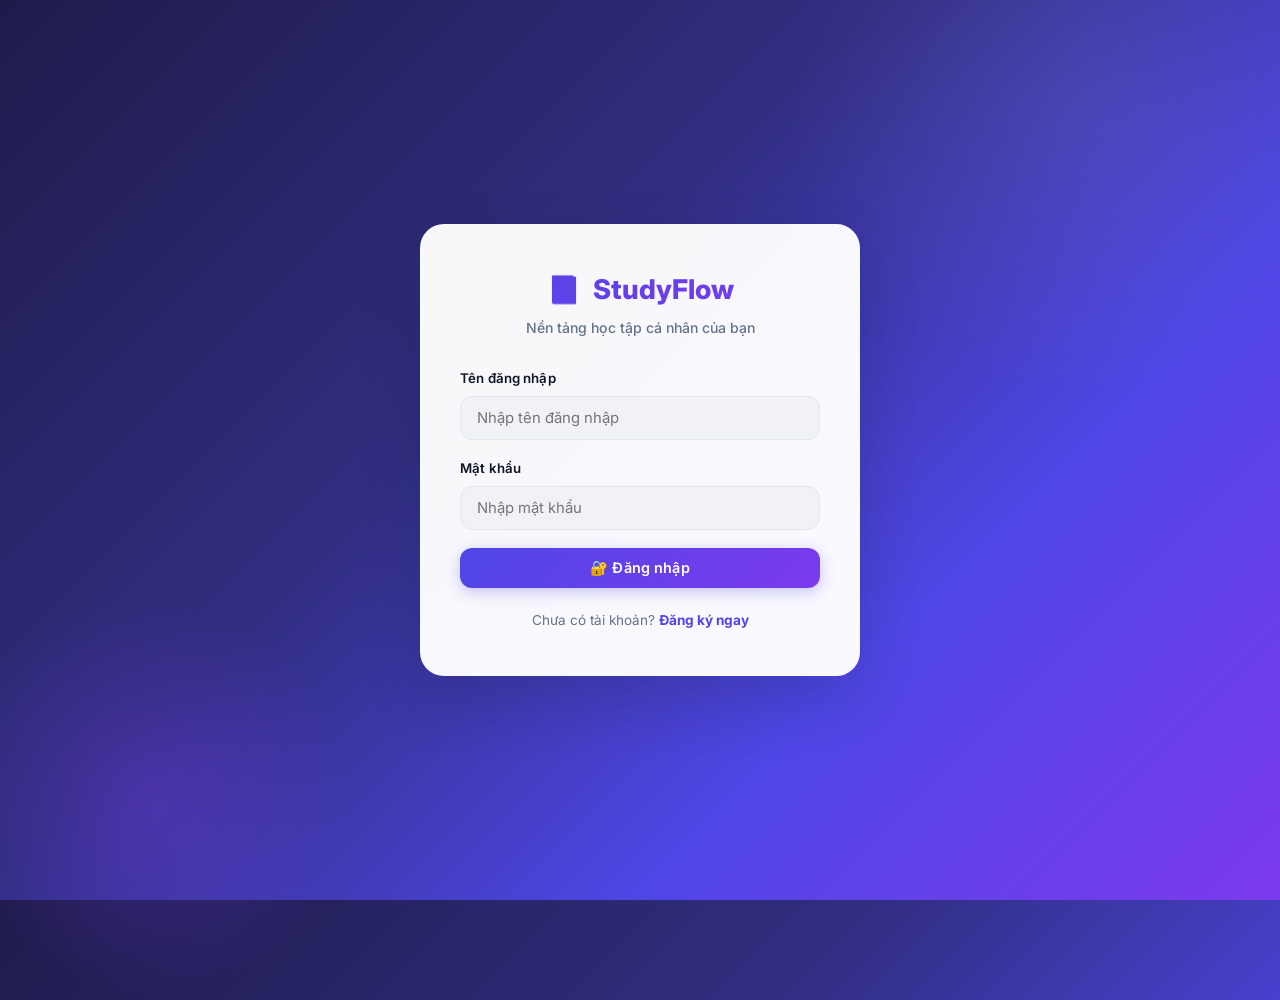
<file: index.html>
<!DOCTYPE html>
<html lang="vi">
<head>
  <meta charset="UTF-8" />
  <meta name="viewport" content="width=device-width, initial-scale=1.0" />
  <title>Dashboard – StudyFlow</title>
  <link rel="stylesheet" href="./assets/css/style.css" />
</head>
<body>
  <div class="app-shell">
    <div id="app-layout"></div>
    <main class="main-content">
      <div class="page" id="dashboardPage">
        <div class="page-header">
          <div>
            <h1 id="greetMsg">👋 Xin chào!</h1>
            <p id="greetDate"></p>
          </div>
        </div>

        <!-- Stat cards -->
        <div class="grid grid-4" id="statsRow"></div>

        <!-- Recent tasks + Upcoming deadlines -->
        <div class="grid grid-2" style="margin-top:24px">
          <div class="card">
            <div class="section-title">✅ Nhiệm vụ gần đây</div>
            <div id="recentTasks"></div>
            <a href="./tasks.html" style="display:block;text-align:center;margin-top:12px;font-size:.83rem;color:var(--primary)">Xem tất cả →</a>
          </div>
          <div class="card">
            <div class="section-title">⚠️ Sắp đến hạn</div>
            <div id="upcomingDeadlines"></div>
            <a href="./tasks.html" style="display:block;text-align:center;margin-top:12px;font-size:.83rem;color:var(--primary)">Xem tất cả →</a>
          </div>
        </div>

        <!-- Subjects quick view -->
        <div class="section-title">📚 Môn học của bạn</div>
        <div class="grid grid-4" id="dashSubjects"></div>
      </div>
    </main>
  </div>

  <script src="./assets/js/auth.js"></script>
  <script src="./assets/js/script.js"></script>
  <script>
    initAppPage("index");

    const user = getCurrentUser();
    const hour = new Date().getHours();
    const greet = hour < 12 ? "Chào buổi sáng" : hour < 18 ? "Chào buổi chiều" : "Chào buổi tối";
    document.getElementById("greetMsg").textContent = `${greet}, ${user?.fullname || user?.username}! 👋`;
    document.getElementById("greetDate").textContent = new Date().toLocaleDateString("vi-VN", { weekday:"long", day:"numeric", month:"long", year:"numeric" });

    // Stats
    const tasks = getUserData("tasks", []);
    const subjects = getUserData("subjects", []);
    const notes = getUserData("notes", []);
    const pStats = getUserData("pomodoro_stats", { sessions:0 });
    const doneTasks = tasks.filter(t => t.done).length;

    const statData = [
      { icon:"📚", label:"Môn học", num:subjects.length, bg:"#eef2ff", iconBg:"#4f46e5" },
      { icon:"✅", label:"Nhiệm vụ hoàn thành", num:`${doneTasks}/${tasks.length}`, bg:"#dcfce7", iconBg:"#16a34a" },
      { icon:"⏱️", label:"Phiên Pomodoro hôm nay", num:pStats.sessions, bg:"#fef3c7", iconBg:"#f59e0b" },
      { icon:"📝", label:"Ghi chú", num:notes.length, bg:"#e0f2fe", iconBg:"#0ea5e9" },
    ];

    document.getElementById("statsRow").innerHTML = statData.map(s => `
      <div class="card stat-card">
        <div class="stat-icon" style="background:${s.bg};color:${s.iconBg};font-size:1.4rem">${s.icon}</div>
        <div>
          <div class="num">${s.num}</div>
          <div class="label">${s.label}</div>
        </div>
      </div>`).join("");

    // Recent tasks
    const recentTasks = [...tasks].sort((a,b) => new Date(b.createdAt)-new Date(a.createdAt)).slice(0,5);
    document.getElementById("recentTasks").innerHTML = recentTasks.length
      ? recentTasks.map(t => `
        <div class="task-item" style="padding:10px 0;border:none;border-bottom:1px solid var(--border)">
          <input type="checkbox" ${t.done?"checked":""} disabled>
          <div class="task-main"><div class="task-title" style="font-size:.88rem">${escapeHtml(t.title)}</div></div>
          <span class="tag ${t.done?"tag-success":"tag-warning"}">${t.done?"Xong":"Đang làm"}</span>
        </div>`).join("")
      : `<div class="empty-state" style="padding:24px 0"><div class="e-icon">✅</div><p>Chưa có nhiệm vụ nào</p></div>`;

    // Upcoming deadlines
    const now = new Date();
    const upcoming = tasks.filter(t => !t.done && t.deadline && new Date(t.deadline) > now)
      .sort((a,b) => new Date(a.deadline)-new Date(b.deadline)).slice(0,5);
    document.getElementById("upcomingDeadlines").innerHTML = upcoming.length
      ? upcoming.map(t => `
        <div style="padding:10px 0;border-bottom:1px solid var(--border);font-size:.85rem">
          <div style="font-weight:600">${escapeHtml(t.title)}</div>
          <div style="color:var(--text-soft);font-size:.75rem;margin-top:2px">📅 ${formatDateTime(t.deadline)}</div>
        </div>`).join("")
      : `<div class="empty-state" style="padding:24px 0"><div class="e-icon">🎉</div><p>Không có deadline sắp tới</p></div>`;

    // Dashboard subjects
    const dashSubs = subjects.slice(0,4);
    document.getElementById("dashSubjects").innerHTML = dashSubs.length
      ? dashSubs.map(s => {
          const subTasks = tasks.filter(t => t.subjectId === s.id);
          const pct = subTasks.length ? Math.round(subTasks.filter(t=>t.done).length/subTasks.length*100) : 0;
          return `<a href="./subjects.html" class="card subject-card" style="border-top-color:${s.color};display:block">
            <div class="s-name">${escapeHtml(s.name)}</div>
            <div class="s-meta">${s.credits||0} tín chỉ • ${subTasks.length} nhiệm vụ</div>
            <div class="progress-bar" style="margin-top:10px"><div class="progress-fill" style="width:${pct}%;background:${s.color}"></div></div>
            <div class="s-meta" style="margin-top:6px">${pct}% hoàn thành</div>
          </a>`;
        }).join("")
      : `<div class="empty-state" style="grid-column:1/-1"><div class="e-icon">📚</div><p>Chưa có môn học nào. <a href="./subjects.html" style="color:var(--primary)">Thêm ngay →</a></p></div>`;
  </script>
</body>
</html>
</file>
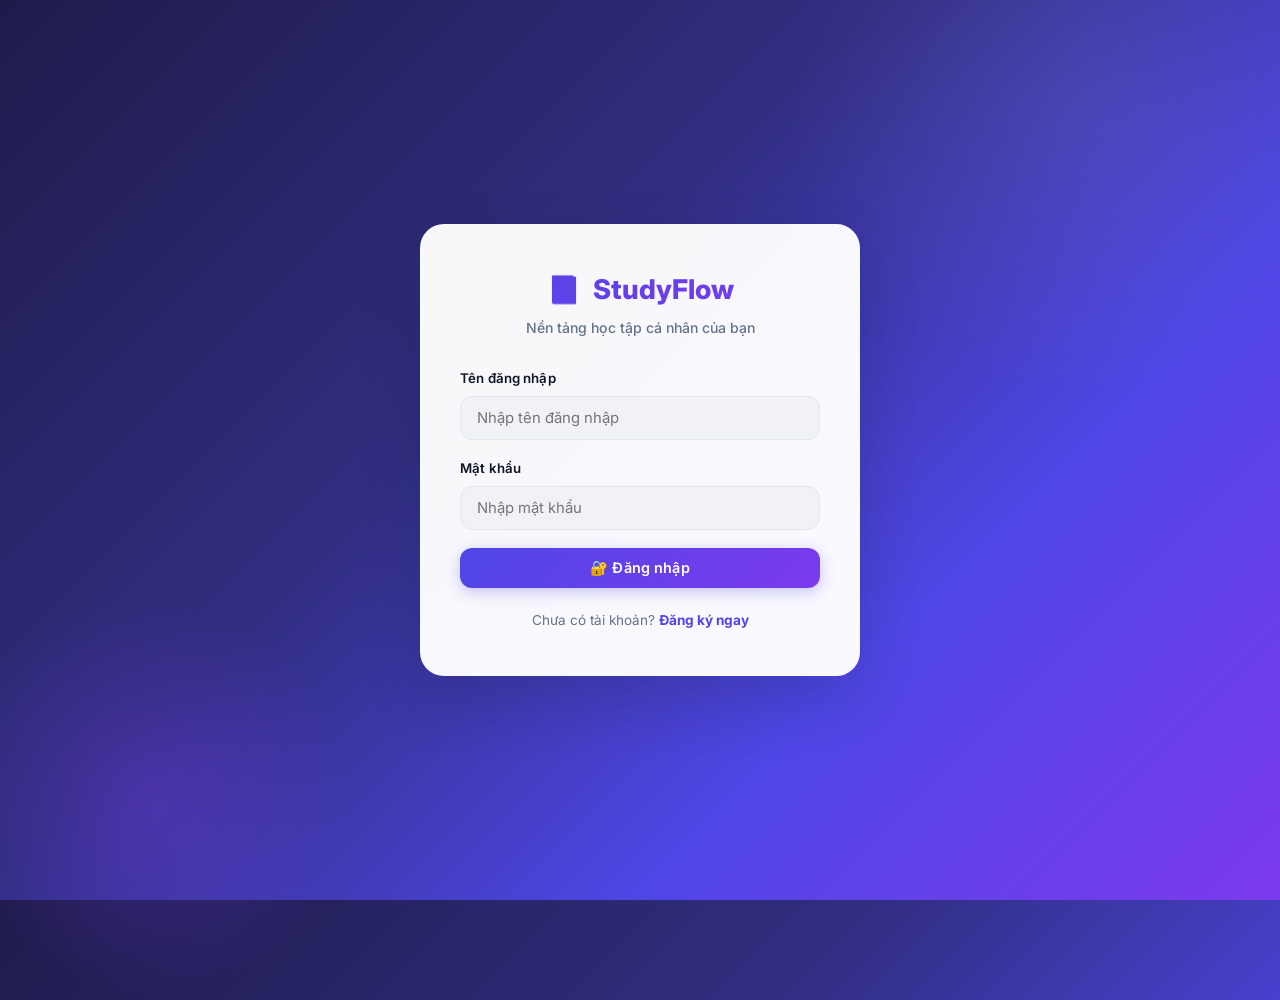
<file: calendar.html>
<!DOCTYPE html>
<html lang="vi">
<head>
  <meta charset="UTF-8" />
  <meta name="viewport" content="width=device-width, initial-scale=1.0" />
  <title>Lịch học – StudyFlow</title>
  <link rel="stylesheet" href="./assets/css/style.css" />
</head>
<body>
<div class="app-shell">
  <div id="app-layout"></div>
  <main class="main-content">
    <div class="page">
      <div class="page-header">
        <div>
          <h1>📅 Lịch học</h1>
          <p>Xem và quản lý lịch học của bạn</p>
        </div>
        <button class="btn btn-primary" id="addEventBtn">➕ Thêm sự kiện</button>
      </div>

      <!-- Month nav -->
      <div class="card">
        <div style="display:flex;align-items:center;justify-content:space-between;margin-bottom:16px">
          <button class="btn btn-outline btn-sm" id="prevMonth">‹ Trước</button>
          <h3 id="calMonthTitle" style="font-size:1.1rem;font-weight:700"></h3>
          <button class="btn btn-outline btn-sm" id="nextMonth">Sau ›</button>
        </div>
        <div class="calendar-grid" id="calGrid">
          <div class="cal-dow">CN</div><div class="cal-dow">T2</div><div class="cal-dow">T3</div>
          <div class="cal-dow">T4</div><div class="cal-dow">T5</div><div class="cal-dow">T6</div>
          <div class="cal-dow">T7</div>
        </div>
      </div>

      <!-- Upcoming events list -->
      <div class="section-title">📋 Sự kiện sắp tới</div>
      <div class="card">
        <div id="upcomingEvents"></div>
      </div>
    </div>
  </main>
</div>

<!-- Modal thêm sự kiện -->
<div class="modal-overlay" id="eventModal">
  <div class="modal">
    <div class="modal-head">
      <h3 id="eventModalTitle">Thêm sự kiện</h3>
      <button class="modal-close" onclick="closeEventModal()">✕</button>
    </div>
    <form id="eventForm">
      <input type="hidden" id="eventId">
      <div class="form-group">
        <label>Tiêu đề *</label>
        <input type="text" id="eventTitle" placeholder="VD: Thi giữa kỳ Giải tích" required>
      </div>
      <div class="form-group">
        <label>Ngày *</label>
        <input type="date" id="eventDate" required style="width:100%;border:1px solid var(--border);border-radius:10px;padding:11px 14px;background:var(--bg-soft);color:var(--text);outline:none">
      </div>
      <div class="form-group">
        <label>Thời gian</label>
        <input type="time" id="eventTime" style="width:100%;border:1px solid var(--border);border-radius:10px;padding:11px 14px;background:var(--bg-soft);color:var(--text);outline:none">
      </div>
      <div class="form-group">
        <label>Ghi chú</label>
        <input type="text" id="eventNote" placeholder="Phòng thi, địa điểm...">
      </div>
      <div class="form-group">
        <label>Màu</label>
        <select id="eventColor" class="filter-select" style="width:100%">
          <option value="#4f46e5">🔵 Tím (mặc định)</option>
          <option value="#ef4444">🔴 Đỏ (thi cử)</option>
          <option value="#16a34a">🟢 Xanh (học nhóm)</option>
          <option value="#f59e0b">🟡 Vàng (deadline)</option>
          <option value="#0ea5e9">🩵 Xanh lam (thuyết trình)</option>
        </select>
      </div>
      <div class="modal-actions">
        <button type="button" class="btn btn-outline" onclick="closeEventModal()">Hủy</button>
        <button type="submit" class="btn btn-primary" style="width:auto">💾 Lưu</button>
      </div>
    </form>
  </div>
</div>

<script src="./assets/js/auth.js"></script>
<script src="./assets/js/script.js"></script>
<script>
  initAppPage("calendar");

  let currentYear = new Date().getFullYear();
  let currentMonth = new Date().getMonth();

  function getEvents() { return getUserData("events", []); }
  function saveEvents(e) { setUserData("events", e); }

  function renderCalendar() {
    const grid = document.getElementById("calGrid");
    const title = document.getElementById("calMonthTitle");
    const events = getEvents();
    const tasks = getUserData("tasks", []);
    const today = new Date(); today.setHours(0,0,0,0);

    title.textContent = new Date(currentYear, currentMonth).toLocaleDateString("vi-VN", {month:"long",year:"numeric"});

    // Remove old cells (keep 7 dow headers)
    while (grid.children.length > 7) grid.removeChild(grid.lastChild);

    const first = new Date(currentYear, currentMonth, 1).getDay();
    const daysInMonth = new Date(currentYear, currentMonth + 1, 0).getDate();
    const prevDays = new Date(currentYear, currentMonth, 0).getDate();

    // prev month filler
    for (let i = first - 1; i >= 0; i--) {
      const cell = document.createElement("div");
      cell.className = "cal-cell other-month";
      cell.innerHTML = `<div class="cd-num">${prevDays - i}</div>`;
      grid.appendChild(cell);
    }

    for (let d = 1; d <= daysInMonth; d++) {
      const dateStr = `${currentYear}-${String(currentMonth+1).padStart(2,"0")}-${String(d).padStart(2,"0")}`;
      const cellDate = new Date(currentYear, currentMonth, d);
      const isToday = cellDate.getTime() === today.getTime();

      const dayEvents = events.filter(e => e.date === dateStr);
      const dayTaskDL = tasks.filter(t => t.deadline && t.deadline.startsWith(dateStr) && !t.done);

      const cell = document.createElement("div");
      cell.className = "cal-cell" + (isToday ? " today" : "");
      cell.innerHTML = `<div class="cd-num">${d}</div>
        ${dayEvents.map(e => `<div class="cal-event" style="background:${e.color}22;color:${e.color}" onclick="editEvent('${e.id}')" title="${escapeHtml(e.title)}">${escapeHtml(e.title)}</div>`).join("")}
        ${dayTaskDL.map(t => `<div class="cal-event" style="background:#ef444422;color:#ef4444" title="Deadline: ${escapeHtml(t.title)}">⚠️ ${escapeHtml(t.title)}</div>`).join("")}
      `;
      cell.addEventListener("click", (ev) => {
        if (ev.target.classList.contains("cal-event")) return;
        document.getElementById("eventDate").value = dateStr;
        openEventModal();
      });
      grid.appendChild(cell);
    }

    // next month filler
    const total = first + daysInMonth;
    for (let i = 1; i <= (7 - (total % 7)) % 7; i++) {
      const cell = document.createElement("div");
      cell.className = "cal-cell other-month";
      cell.innerHTML = `<div class="cd-num">${i}</div>`;
      grid.appendChild(cell);
    }

    renderUpcoming();
  }

  function renderUpcoming() {
    const events = getEvents().filter(e => new Date(e.date) >= new Date(new Date().toDateString()))
      .sort((a,b) => new Date(a.date+' '+(a.time||'00:00')) - new Date(b.date+' '+(b.time||'00:00')))
      .slice(0, 10);

    document.getElementById("upcomingEvents").innerHTML = events.length
      ? events.map(e => `
        <div style="display:flex;gap:12px;align-items:center;padding:12px 0;border-bottom:1px solid var(--border)">
          <div style="width:4px;min-height:40px;border-radius:4px;background:${e.color};flex-shrink:0"></div>
          <div style="flex:1">
            <div style="font-weight:600;font-size:.9rem">${escapeHtml(e.title)}</div>
            <div style="font-size:.78rem;color:var(--text-soft)">${formatDate(e.date)}${e.time ? " · "+e.time : ""}${e.note ? " · "+escapeHtml(e.note) : ""}</div>
          </div>
          <div style="display:flex;gap:6px">
            <button class="icon-action" onclick="editEvent('${e.id}')">✏️</button>
            <button class="icon-action" onclick="deleteEvent('${e.id}')">🗑️</button>
          </div>
        </div>`).join("")
      : `<div class="empty-state"><div class="e-icon">📅</div><h4>Không có sự kiện sắp tới</h4></div>`;
  }

  function openEventModal(event = null) {
    document.getElementById("eventModalTitle").textContent = event ? "Sửa sự kiện" : "Thêm sự kiện";
    document.getElementById("eventId").value = event?.id || "";
    if (!event) {
      document.getElementById("eventTitle").value = "";
      document.getElementById("eventTime").value = "";
      document.getElementById("eventNote").value = "";
      document.getElementById("eventColor").value = "#4f46e5";
    } else {
      document.getElementById("eventTitle").value = event.title || "";
      document.getElementById("eventDate").value = event.date || "";
      document.getElementById("eventTime").value = event.time || "";
      document.getElementById("eventNote").value = event.note || "";
      document.getElementById("eventColor").value = event.color || "#4f46e5";
    }
    document.getElementById("eventModal").classList.add("show");
  }
  function closeEventModal() { document.getElementById("eventModal").classList.remove("show"); }

  function editEvent(id) {
    const event = getEvents().find(e => e.id === id);
    if (event) openEventModal(event);
  }
  function deleteEvent(id) {
    if (!confirm("Xóa sự kiện này?")) return;
    saveEvents(getEvents().filter(e => e.id !== id));
    renderCalendar();
    showToast("Đã xóa sự kiện", "success");
  }

  document.getElementById("eventForm").addEventListener("submit", (e) => {
    e.preventDefault();
    const id = document.getElementById("eventId").value;
    const data = {
      title: document.getElementById("eventTitle").value.trim(),
      date: document.getElementById("eventDate").value,
      time: document.getElementById("eventTime").value,
      note: document.getElementById("eventNote").value.trim(),
      color: document.getElementById("eventColor").value,
    };
    if (!data.title || !data.date) return;
    let events = getEvents();
    if (id) events = events.map(ev => ev.id === id ? {...ev,...data} : ev);
    else events.push({id: uid("ev"), ...data, createdAt: new Date().toISOString()});
    saveEvents(events);
    closeEventModal();
    renderCalendar();
    showToast("Đã lưu sự kiện", "success");
  });

  document.getElementById("prevMonth").addEventListener("click", () => {
    currentMonth--; if (currentMonth < 0) { currentMonth = 11; currentYear--; } renderCalendar();
  });
  document.getElementById("nextMonth").addEventListener("click", () => {
    currentMonth++; if (currentMonth > 11) { currentMonth = 0; currentYear++; } renderCalendar();
  });
  document.getElementById("addEventBtn").addEventListener("click", () => {
    document.getElementById("eventDate").value = new Date().toISOString().slice(0,10);
    openEventModal();
  });

  renderCalendar();
</script>
</body>
</html>
</file>
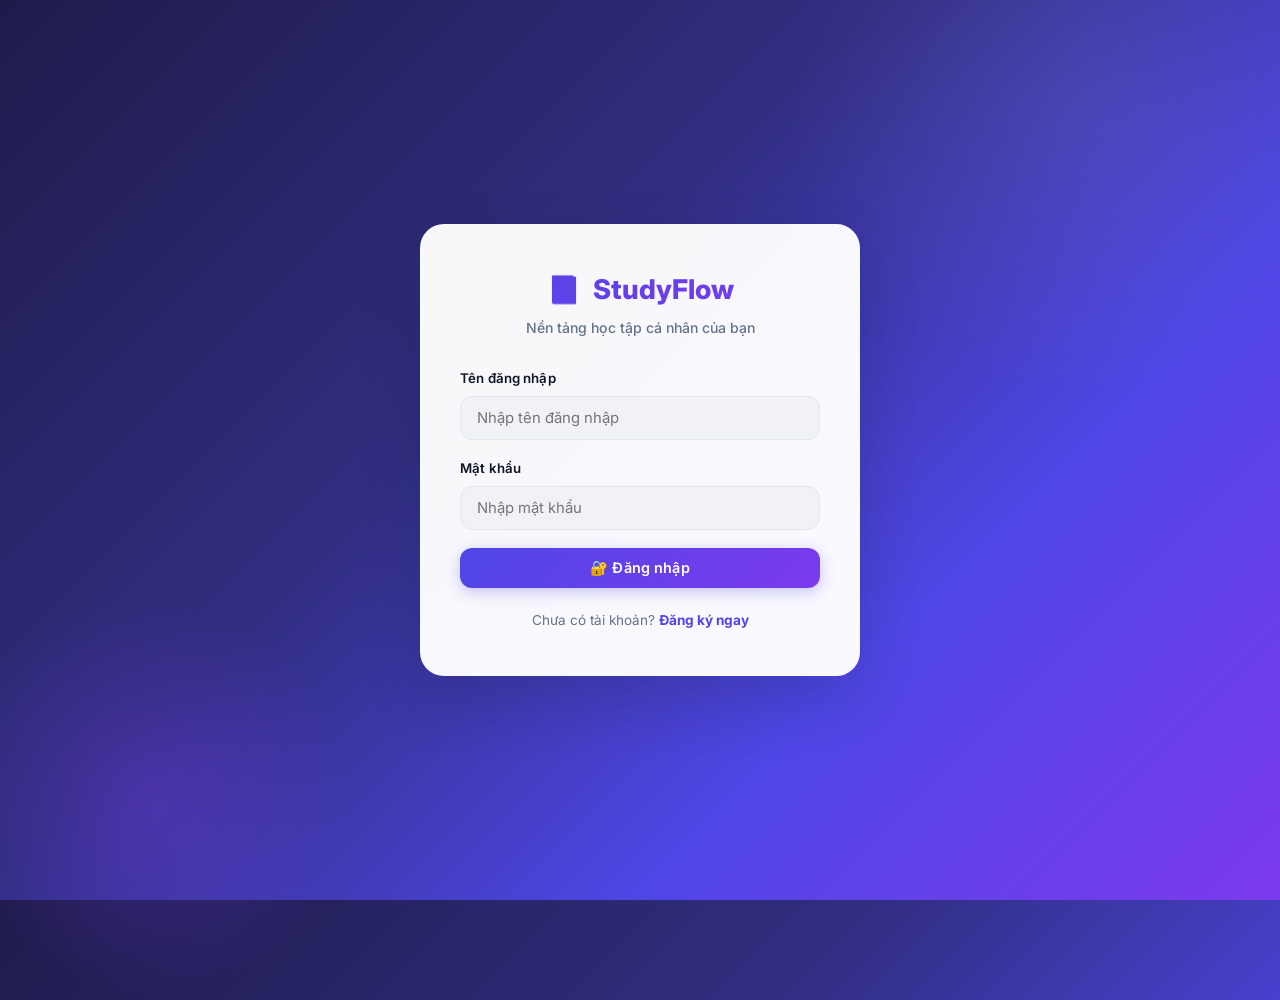
<file: grades.html>
<!DOCTYPE html>
<html lang="vi">
<head>
  <meta charset="UTF-8" />
  <meta name="viewport" content="width=device-width, initial-scale=1.0" />
  <title>Điểm số – StudyFlow</title>
  <link rel="stylesheet" href="./assets/css/style.css" />
</head>
<body>
<div class="app-shell">
  <div id="app-layout"></div>
  <main class="main-content">
    <div class="page">
      <div class="page-header">
        <div>
          <h1>🎯 Điểm số</h1>
          <p>Theo dõi điểm số và GPA của bạn</p>
        </div>
        <button class="btn btn-primary" id="addGradeBtn">➕ Thêm điểm</button>
      </div>

      <!-- GPA Summary -->
      <div class="grid grid-3" style="margin-bottom:24px">
        <div class="card stat-card">
          <div class="stat-icon" style="background:#eef2ff;color:#4f46e5;font-size:1.4rem">🏆</div>
          <div><div class="num" id="gpaValue">0.00</div><div class="label">GPA (thang 4.0)</div></div>
        </div>
        <div class="card stat-card">
          <div class="stat-icon" style="background:#dcfce7;color:#16a34a;font-size:1.4rem">📚</div>
          <div><div class="num" id="totalSubjectsGraded">0</div><div class="label">Môn đã có điểm</div></div>
        </div>
        <div class="card stat-card">
          <div class="stat-icon" style="background:#fef3c7;color:#f59e0b;font-size:1.4rem">⭐</div>
          <div><div class="num" id="gradeClassification">—</div><div class="label">Xếp loại học lực</div></div>
        </div>
      </div>

      <div class="card">
        <div class="table-wrap">
          <table>
            <thead>
              <tr>
                <th>Môn học</th>
                <th>Tín chỉ</th>
                <th>Điểm 10</th>
                <th>Điểm 4</th>
                <th>Xếp loại</th>
                <th>Thao tác</th>
              </tr>
            </thead>
            <tbody id="gradesBody"></tbody>
          </table>
        </div>
      </div>
    </div>
  </main>
</div>

<!-- Modal -->
<div class="modal-overlay" id="gradeModal">
  <div class="modal">
    <div class="modal-head">
      <h3 id="gradeModalTitle">Thêm điểm</h3>
      <button class="modal-close" onclick="closeGradeModal()">✕</button>
    </div>
    <form id="gradeForm">
      <input type="hidden" id="gradeId">
      <div class="form-group">
        <label>Môn học *</label>
        <select id="gradeSubject" class="filter-select" style="width:100%"></select>
      </div>
      <div class="form-group">
        <label>Điểm (thang 10) *</label>
        <input type="number" id="gradeScore" min="0" max="10" step="0.1" placeholder="VD: 8.5" required
          style="width:100%;border:1px solid var(--border);border-radius:10px;padding:11px 14px;background:var(--bg-soft);color:var(--text);outline:none">
      </div>
      <div class="form-hint" style="margin-bottom:16px">
        Hệ thống sẽ tự tính điểm 4.0 và xếp loại theo thang điểm chuẩn.
      </div>
      <div class="modal-actions">
        <button type="button" class="btn btn-outline" onclick="closeGradeModal()">Hủy</button>
        <button type="submit" class="btn btn-primary" style="width:auto">💾 Lưu</button>
      </div>
    </form>
  </div>
</div>

<script src="./assets/js/auth.js"></script>
<script src="./assets/js/script.js"></script>
<script src="./assets/js/subjects.js"></script>
<script src="./assets/js/grades.js"></script>
<script>
  initAppPage("grades");

  // Xếp loại học lực
  function updateClassification() {
    const gpa = parseFloat(document.getElementById("gpaValue").textContent);
    let cls = "—";
    if (gpa >= 3.6) cls = "Xuất sắc";
    else if (gpa >= 3.2) cls = "Giỏi";
    else if (gpa >= 2.5) cls = "Khá";
    else if (gpa >= 2.0) cls = "Trung bình";
    else if (gpa > 0) cls = "Yếu";
    document.getElementById("gradeClassification").textContent = cls;
  }

  const origRender = renderGrades;
  window.renderGrades = function() { origRender(); updateClassification(); };
  renderGrades();
</script>
</body>
</html>
</file>
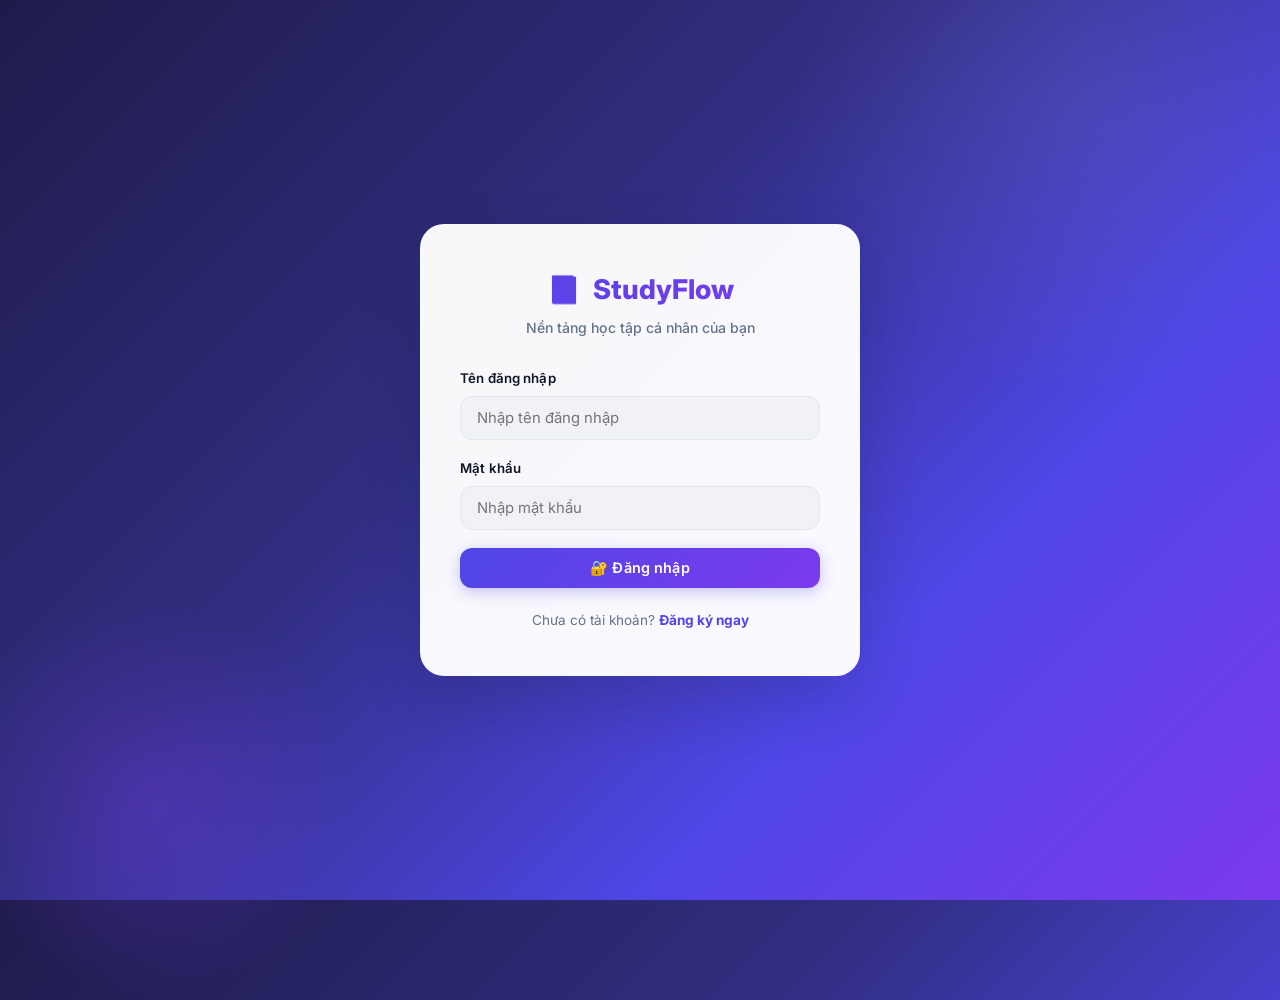
<file: login.html>
<!DOCTYPE html>
<html lang="vi">
<head>
  <meta charset="UTF-8" />
  <meta name="viewport" content="width=device-width, initial-scale=1.0" />
  <title>Đăng nhập – StudyFlow</title>
  <link rel="stylesheet" href="./assets/css/style.css" />
</head>
<body class="auth-page">
  <div class="auth-box">
    <div class="auth-logo"><span>📘</span> StudyFlow</div>
    <p class="auth-sub">Nền tảng học tập cá nhân của bạn</p>

    <div class="form-error" id="loginError"></div>

    <div class="form-group">
      <label for="username">Tên đăng nhập</label>
      <input type="text" id="username" placeholder="Nhập tên đăng nhập" autocomplete="username" />
    </div>
    <div class="form-group">
      <label for="password">Mật khẩu</label>
      <input type="password" id="password" placeholder="Nhập mật khẩu" autocomplete="current-password" />
    </div>

    <button class="btn btn-primary" id="loginBtn">🔐 Đăng nhập</button>

    <div class="auth-footer">
      Chưa có tài khoản? <a href="./register.html">Đăng ký ngay</a>
    </div>
  </div>

  <script src="./assets/js/auth.js"></script>
  <script src="./assets/js/script.js"></script>
  <script>
    // Nếu đã đăng nhập thì chuyển thẳng vào dashboard
    if (getSession() && getCurrentUser()) window.location.href = "./index.html";

    document.getElementById("loginBtn").addEventListener("click", async () => {
      const username = document.getElementById("username").value.trim();
      const password = document.getElementById("password").value;
      const errEl = document.getElementById("loginError");
      errEl.classList.remove("show");

      if (!username || !password) {
        errEl.textContent = "Vui lòng nhập tên đăng nhập và mật khẩu.";
        errEl.classList.add("show");
        return;
      }

      try {
        document.getElementById("loginBtn").textContent = "Đang đăng nhập...";
        document.getElementById("loginBtn").disabled = true;
        await loginUser(username, password);
        window.location.href = "./index.html";
      } catch (err) {
        errEl.textContent = err.message;
        errEl.classList.add("show");
        document.getElementById("loginBtn").textContent = "🔐 Đăng nhập";
        document.getElementById("loginBtn").disabled = false;
      }
    });

    // Enter key
    ["username", "password"].forEach(id => {
      document.getElementById(id).addEventListener("keydown", e => {
        if (e.key === "Enter") document.getElementById("loginBtn").click();
      });
    });
  </script>
</body>
</html>
</file>
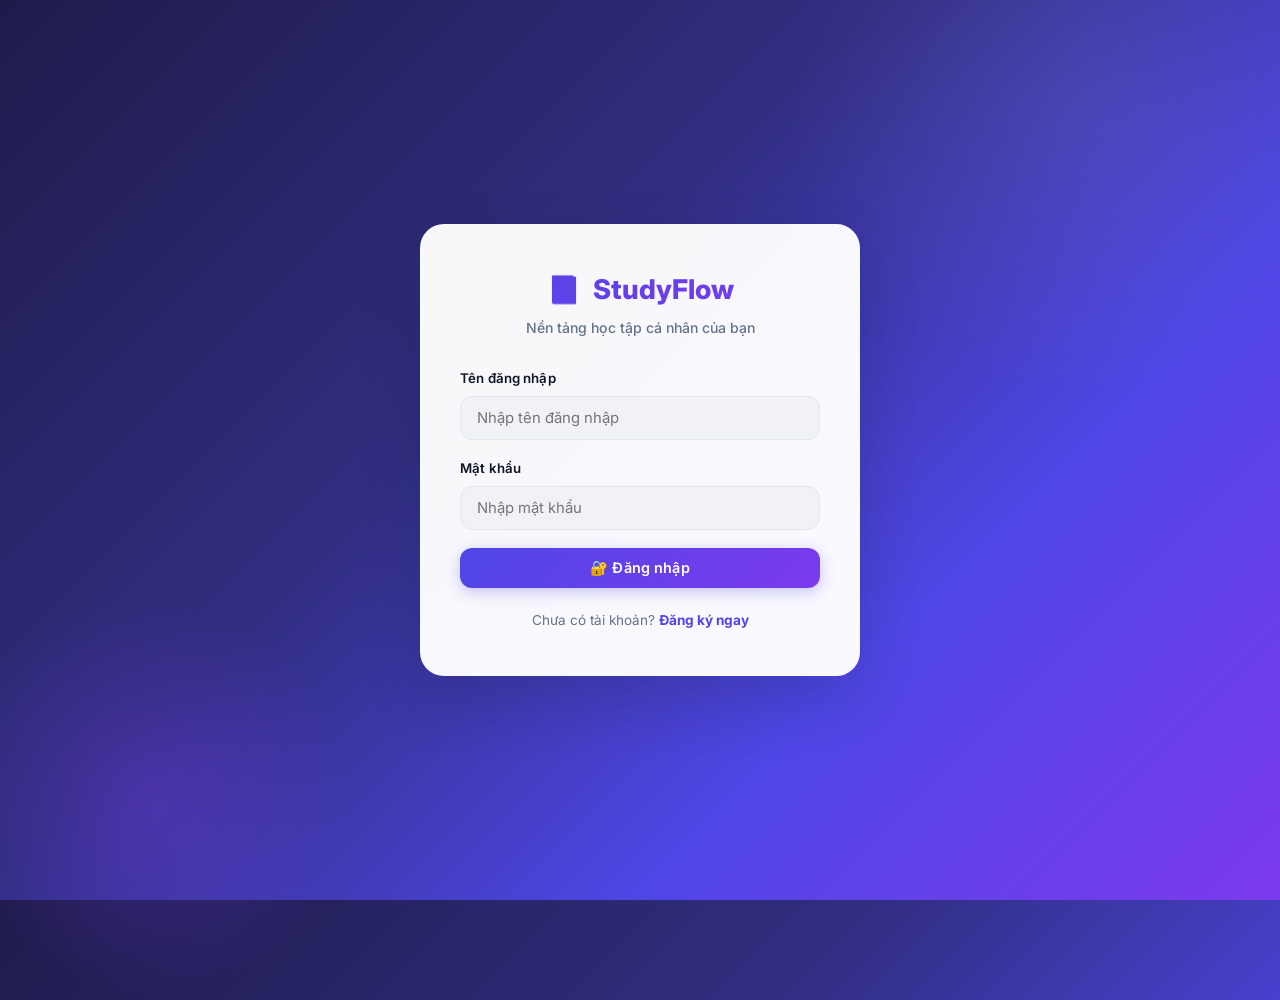
<file: notes.html>
<!DOCTYPE html>
<html lang="vi">
<head>
  <meta charset="UTF-8" />
  <meta name="viewport" content="width=device-width, initial-scale=1.0" />
  <title>Ghi chú – StudyFlow</title>
  <link rel="stylesheet" href="./assets/css/style.css" />
</head>
<body>
<div class="app-shell">
  <div id="app-layout"></div>
  <main class="main-content">
    <div class="page">
      <div class="page-header">
        <div>
          <h1>📝 Ghi chú</h1>
          <p>Ghi lại ý tưởng và kiến thức quan trọng</p>
        </div>
        <button class="btn btn-primary" id="newNoteBtn">➕ Ghi chú mới</button>
      </div>

      <div class="notes-layout">
        <!-- Danh sách ghi chú -->
        <div>
          <div id="notesList"></div>
        </div>

        <!-- Editor -->
        <div class="card" style="min-height:500px">
          <div id="noteEditorEmpty" style="display:flex;flex-direction:column;align-items:center;justify-content:center;height:400px;color:var(--text-soft)">
            <div style="font-size:3rem;margin-bottom:12px">📝</div>
            <h4 style="color:var(--text);margin-bottom:6px">Chọn ghi chú để xem</h4>
            <p style="font-size:.85rem">hoặc tạo ghi chú mới</p>
          </div>

          <div id="noteEditorForm" style="display:none">
            <div style="display:flex;justify-content:space-between;align-items:center;margin-bottom:8px">
              <span id="noteSaveStatus" style="font-size:.75rem;color:var(--text-soft)"></span>
              <button class="btn btn-danger btn-sm" id="deleteNoteBtn">🗑️ Xóa ghi chú</button>
            </div>
            <div class="note-editor">
              <input type="text" id="noteTitleInput" placeholder="Tiêu đề ghi chú..." />
              <textarea id="noteContentInput" placeholder="Nhập nội dung ghi chú tại đây...&#10;&#10;Ghi chú tự động lưu khi bạn gõ. ✓"></textarea>
            </div>
          </div>
        </div>
      </div>
    </div>
  </main>
</div>

<script src="./assets/js/auth.js"></script>
<script src="./assets/js/script.js"></script>
<script src="./assets/js/notes.js"></script>
<script>initAppPage("notes");</script>
</body>
</html>
</file>
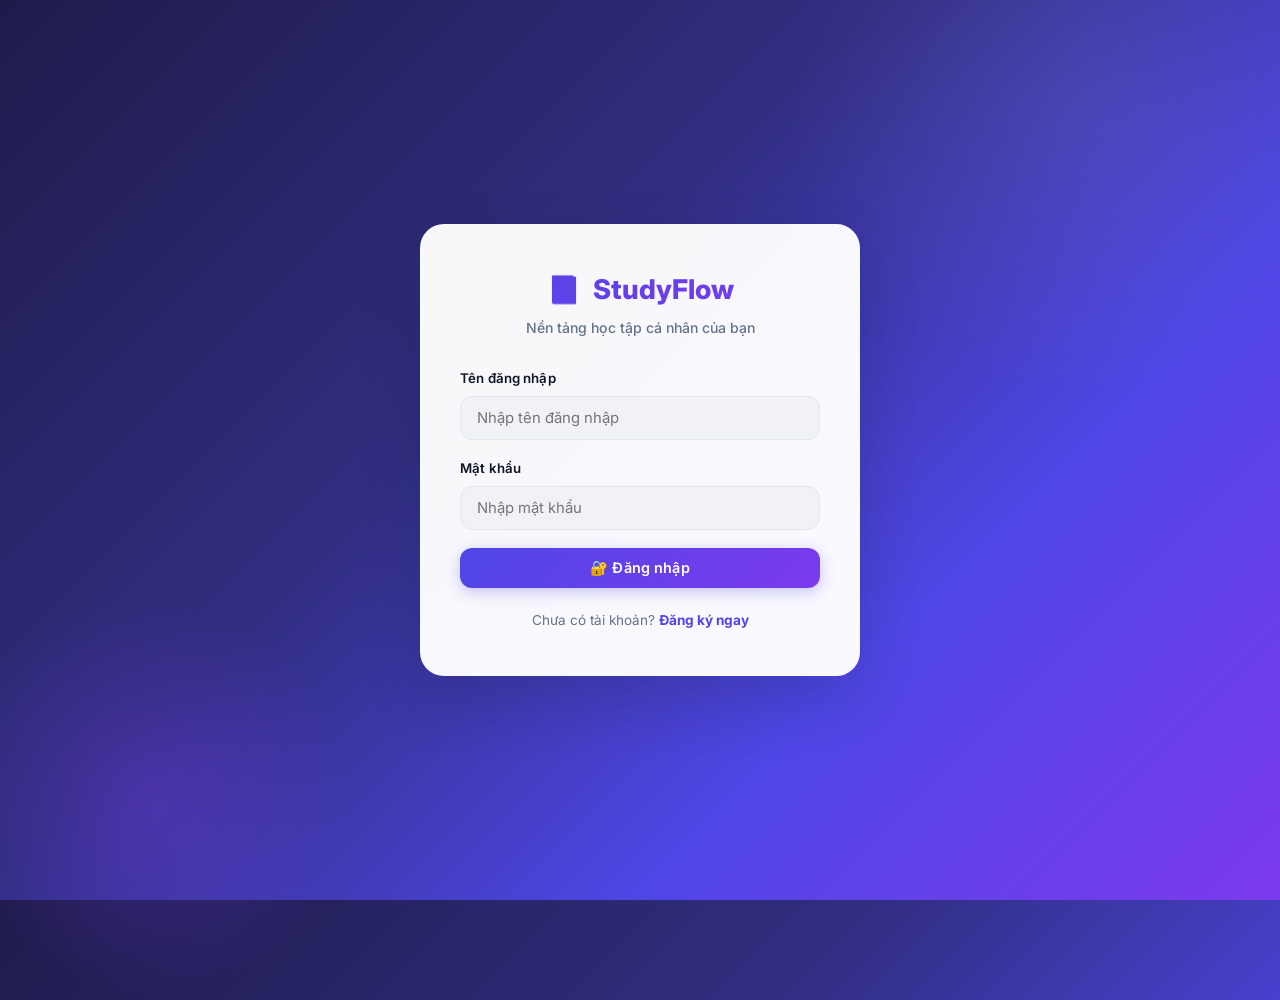
<file: profile.html>
<!DOCTYPE html>
<html lang="vi">
<head>
  <meta charset="UTF-8" />
  <meta name="viewport" content="width=device-width, initial-scale=1.0" />
  <title>Hồ sơ – StudyFlow</title>
  <link rel="stylesheet" href="./assets/css/style.css" />
</head>
<body>
<div class="app-shell">
  <div id="app-layout"></div>
  <main class="main-content">
    <div class="page">
      <div class="page-header">
        <div>
          <h1>👤 Hồ sơ cá nhân</h1>
          <p>Quản lý thông tin tài khoản của bạn</p>
        </div>
      </div>

      <div class="grid grid-2" style="align-items:start">
        <!-- Left column -->
        <div style="display:flex;flex-direction:column;gap:18px">

          <!-- Profile card -->
          <div class="card">
            <div class="profile-head">
              <div class="profile-avatar-big" id="profileAvatar">?</div>
              <div>
                <h2 id="profileFullname" style="font-size:1.2rem;font-weight:700"></h2>
                <p id="profileUsername" style="color:var(--text-soft);font-size:.85rem"></p>
                <p id="profileEmail" style="font-size:.85rem;margin-top:4px"></p>
                <p style="font-size:.78rem;color:var(--text-soft);margin-top:4px">🗓️ Tham gia: <span id="profileJoined"></span></p>
              </div>
            </div>
            <button class="btn btn-outline btn-sm" id="avatarUploadBtn" style="margin-top:16px">📷 Đổi ảnh đại diện</button>
            <input type="file" id="avatarInput" accept="image/*" style="display:none">
          </div>

          <!-- Stats -->
          <div class="card">
            <div class="section-title" style="margin-top:0">📊 Tổng quan</div>
            <div class="grid grid-2" style="gap:12px">
              <div style="text-align:center;padding:12px;background:var(--bg);border-radius:10px">
                <div style="font-size:1.4rem;font-weight:800" id="statTasksDone">0</div>
                <div style="font-size:.76rem;color:var(--text-soft)">Nhiệm vụ đã xong</div>
              </div>
              <div style="text-align:center;padding:12px;background:var(--bg);border-radius:10px">
                <div style="font-size:1.4rem;font-weight:800" id="statTotalTasks">0</div>
                <div style="font-size:.76rem;color:var(--text-soft)">Tổng nhiệm vụ</div>
              </div>
              <div style="text-align:center;padding:12px;background:var(--bg);border-radius:10px">
                <div style="font-size:1.4rem;font-weight:800" id="statGrades">0</div>
                <div style="font-size:.76rem;color:var(--text-soft)">Môn đã chấm điểm</div>
              </div>
              <div style="text-align:center;padding:12px;background:var(--bg);border-radius:10px">
                <div style="font-size:1.4rem;font-weight:800" id="statNotes">0</div>
                <div style="font-size:.76rem;color:var(--text-soft)">Ghi chú</div>
              </div>
              <div style="text-align:center;padding:12px;background:var(--bg);border-radius:10px;grid-column:1/-1">
                <div style="font-size:1.4rem;font-weight:800" id="statPomodoro">0</div>
                <div style="font-size:.76rem;color:var(--text-soft)">Phiên Pomodoro hôm nay</div>
              </div>
            </div>
          </div>
        </div>

        <!-- Right column -->
        <div style="display:flex;flex-direction:column;gap:18px">

          <!-- Edit profile -->
          <div class="card">
            <div class="section-title" style="margin-top:0">✏️ Cập nhật thông tin</div>
            <form id="profileForm">
              <div class="form-group">
                <label>Tên đăng nhập</label>
                <div id="editUsername" style="padding:11px 14px;background:var(--bg);border-radius:10px;font-size:.9rem;color:var(--text-soft)"></div>
                <div class="form-hint">Không thể thay đổi tên đăng nhập</div>
              </div>
              <div class="form-group">
                <label>Họ và tên</label>
                <input type="text" id="editFullname" placeholder="Nguyễn Văn A">
              </div>
              <div class="form-group">
                <label>Email</label>
                <input type="email" id="editEmail" placeholder="email@example.com">
              </div>
              <button type="submit" class="btn btn-primary">💾 Lưu thông tin</button>
            </form>
          </div>

          <!-- Change password -->
          <div class="card">
            <div class="section-title" style="margin-top:0">🔐 Đổi mật khẩu</div>
            <form id="passwordForm">
              <div class="form-group">
                <label>Mật khẩu hiện tại</label>
                <input type="password" id="currentPassword" placeholder="Nhập mật khẩu hiện tại">
              </div>
              <div class="form-group">
                <label>Mật khẩu mới</label>
                <input type="password" id="newPassword" placeholder="Tối thiểu 6 ký tự">
              </div>
              <div class="form-group">
                <label>Xác nhận mật khẩu mới</label>
                <input type="password" id="confirmPassword" placeholder="Nhập lại mật khẩu mới">
              </div>
              <button type="submit" class="btn btn-primary">🔒 Đổi mật khẩu</button>
            </form>
          </div>

          <!-- Settings -->
          <div class="card">
            <div class="section-title" style="margin-top:0">⚙️ Cài đặt</div>
            <div class="theme-toggle-row">
              <div>
                <div style="font-weight:600;font-size:.9rem">🌙 Chế độ tối</div>
                <div style="font-size:.78rem;color:var(--text-soft)">Bảo vệ mắt khi học đêm</div>
              </div>
              <label class="switch">
                <input type="checkbox" id="themeSwitch">
                <span class="slider"></span>
              </label>
            </div>
          </div>

          <!-- Danger zone -->
          <div class="card" style="border:1px solid var(--danger)">
            <div class="section-title" style="margin-top:0;color:var(--danger)">⚠️ Vùng nguy hiểm</div>
            <p style="font-size:.85rem;color:var(--text-soft);margin-bottom:14px">
              Xóa toàn bộ dữ liệu học tập (nhiệm vụ, môn học, điểm số, ghi chú, lịch). Tài khoản vẫn được giữ lại.
            </p>
            <button class="btn btn-danger" id="clearDataBtn">🗑️ Xóa toàn bộ dữ liệu</button>
          </div>
        </div>
      </div>
    </div>
  </main>
</div>

<script src="./assets/js/auth.js"></script>
<script src="./assets/js/script.js"></script>
<script src="./assets/js/profile.js"></script>
<script>initAppPage("profile");</script>
</body>
</html>
</file>
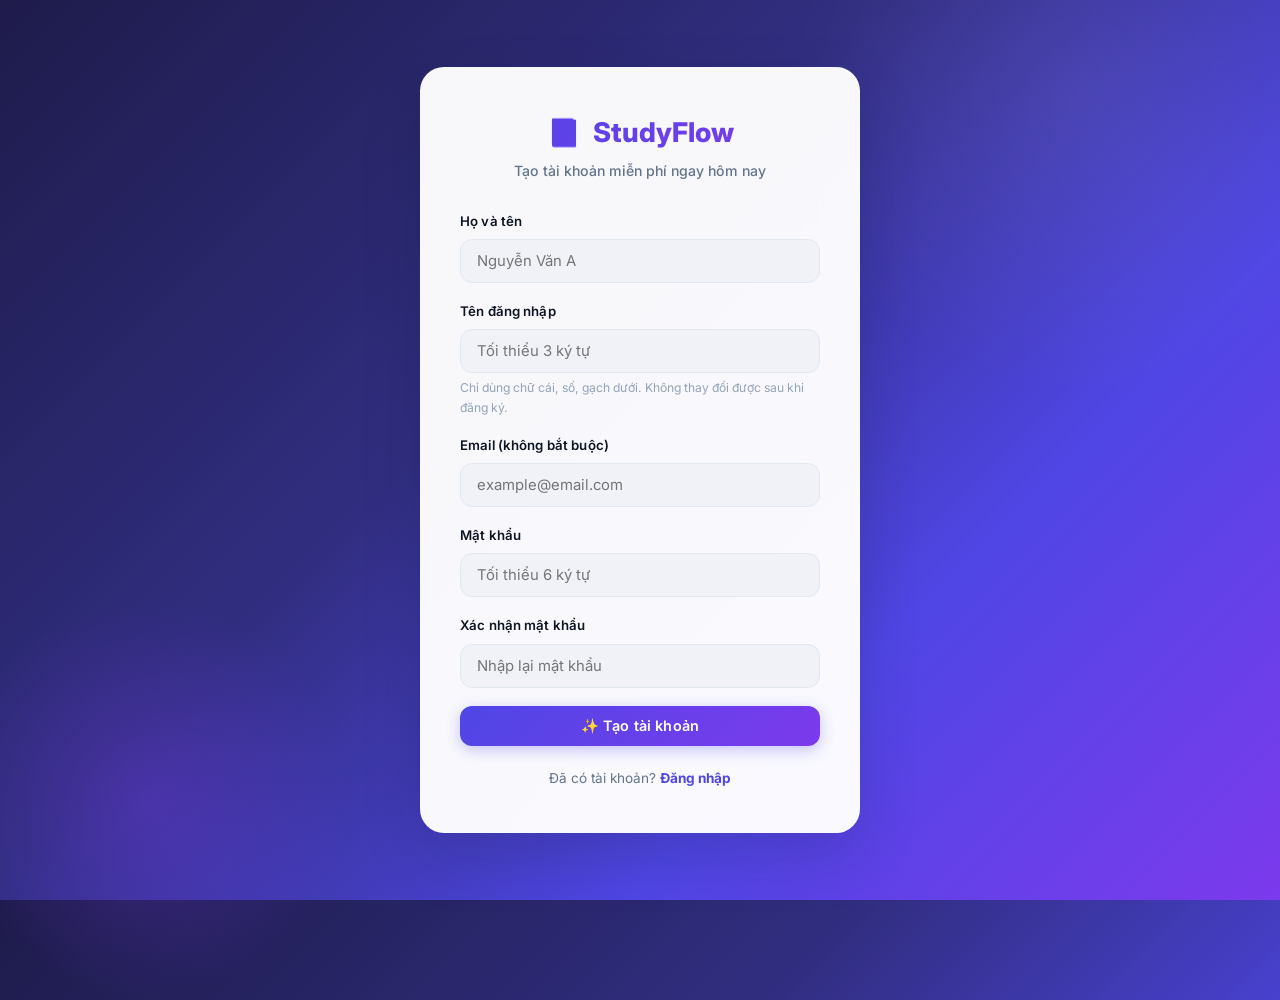
<file: register.html>
<!DOCTYPE html>
<html lang="vi">
<head>
  <meta charset="UTF-8" />
  <meta name="viewport" content="width=device-width, initial-scale=1.0" />
  <title>Đăng ký – StudyFlow</title>
  <link rel="stylesheet" href="./assets/css/style.css" />
</head>
<body class="auth-page">
  <div class="auth-box">
    <div class="auth-logo"><span>📘</span> StudyFlow</div>
    <p class="auth-sub">Tạo tài khoản miễn phí ngay hôm nay</p>

    <div class="form-error" id="regError"></div>

    <div class="form-group">
      <label for="fullname">Họ và tên</label>
      <input type="text" id="fullname" placeholder="Nguyễn Văn A" />
    </div>
    <div class="form-group">
      <label for="username">Tên đăng nhập</label>
      <input type="text" id="username" placeholder="Tối thiểu 3 ký tự" autocomplete="username" />
      <div class="form-hint">Chỉ dùng chữ cái, số, gạch dưới. Không thay đổi được sau khi đăng ký.</div>
    </div>
    <div class="form-group">
      <label for="email">Email (không bắt buộc)</label>
      <input type="email" id="email" placeholder="example@email.com" />
    </div>
    <div class="form-group">
      <label for="password">Mật khẩu</label>
      <input type="password" id="password" placeholder="Tối thiểu 6 ký tự" autocomplete="new-password" />
    </div>
    <div class="form-group">
      <label for="confirm">Xác nhận mật khẩu</label>
      <input type="password" id="confirm" placeholder="Nhập lại mật khẩu" autocomplete="new-password" />
    </div>

    <button class="btn btn-primary" id="regBtn">✨ Tạo tài khoản</button>

    <div class="auth-footer">
      Đã có tài khoản? <a href="./login.html">Đăng nhập</a>
    </div>
  </div>

  <script src="./assets/js/auth.js"></script>
  <script src="./assets/js/script.js"></script>
  <script>
    if (getSession() && getCurrentUser()) window.location.href = "./index.html";

    document.getElementById("regBtn").addEventListener("click", async () => {
      const fullname = document.getElementById("fullname").value.trim();
      const username = document.getElementById("username").value.trim();
      const email = document.getElementById("email").value.trim();
      const password = document.getElementById("password").value;
      const confirm = document.getElementById("confirm").value;
      const errEl = document.getElementById("regError");
      errEl.classList.remove("show");

      if (password !== confirm) {
        errEl.textContent = "Mật khẩu xác nhận không khớp.";
        errEl.classList.add("show");
        return;
      }

      try {
        document.getElementById("regBtn").textContent = "Đang tạo tài khoản...";
        document.getElementById("regBtn").disabled = true;
        await registerUser({ username, password, fullname, email });
        await loginUser(username, password);
        window.location.href = "./index.html";
      } catch (err) {
        errEl.textContent = err.message;
        errEl.classList.add("show");
        document.getElementById("regBtn").textContent = "✨ Tạo tài khoản";
        document.getElementById("regBtn").disabled = false;
      }
    });
  </script>
</body>
</html>
</file>
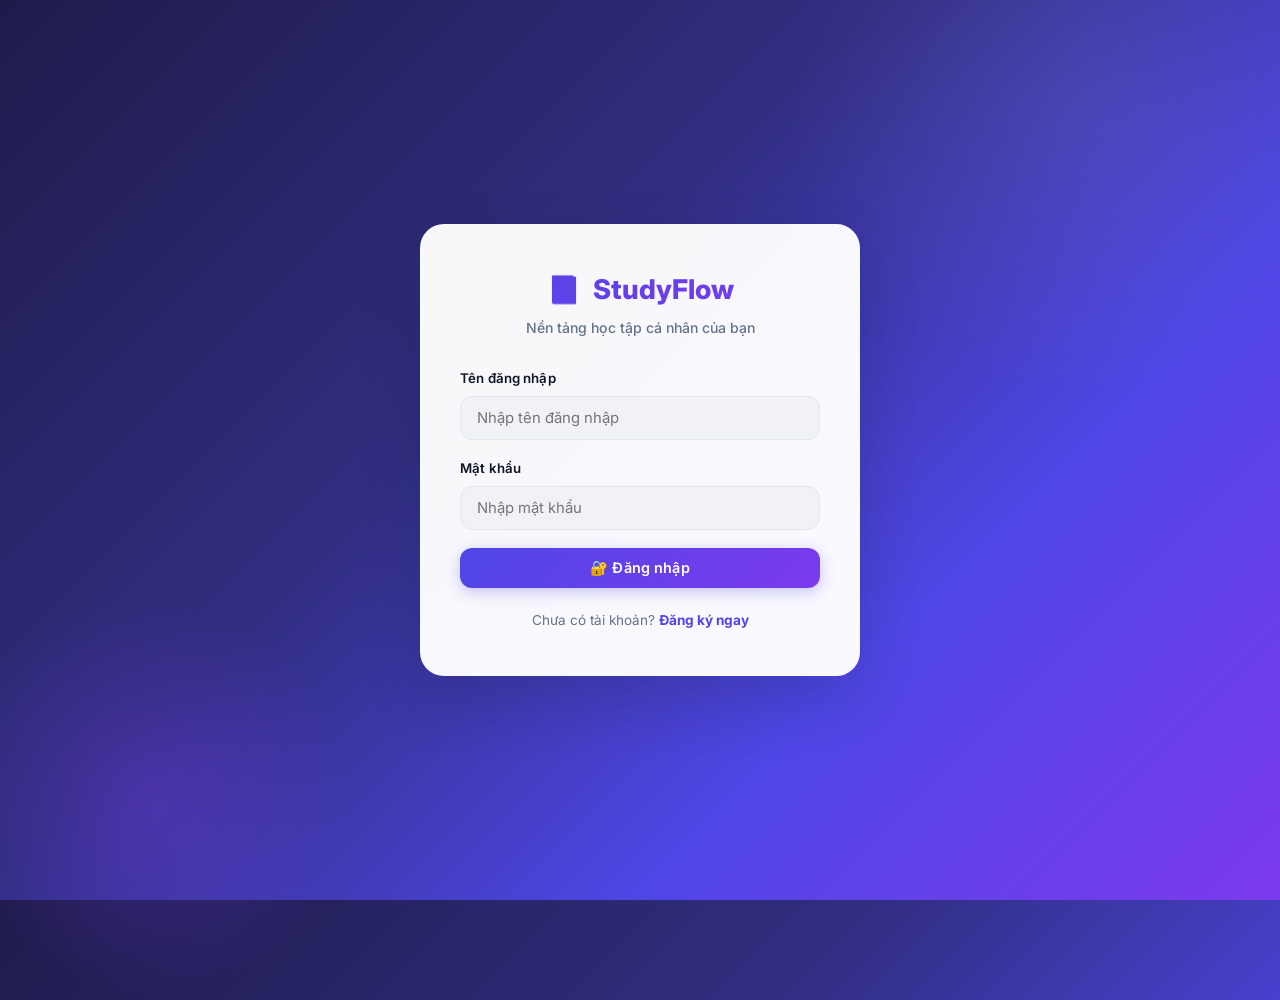
<file: subjects.html>
<!DOCTYPE html>
<html lang="vi">
<head>
  <meta charset="UTF-8" />
  <meta name="viewport" content="width=device-width, initial-scale=1.0" />
  <title>Môn học – StudyFlow</title>
  <link rel="stylesheet" href="./assets/css/style.css" />
</head>
<body>
<div class="app-shell">
  <div id="app-layout"></div>
  <main class="main-content">
    <div class="page">
      <div class="page-header">
        <div>
          <h1>📚 Môn học</h1>
          <p>Quản lý các môn học và theo dõi tiến độ</p>
        </div>
        <button class="btn btn-primary" id="addSubjectBtn">➕ Thêm môn học</button>
      </div>
      <div class="grid grid-3" id="subjectsGrid"></div>
    </div>
  </main>
</div>

<!-- Modal thêm/sửa môn học -->
<div class="modal-overlay" id="subjectModal">
  <div class="modal">
    <div class="modal-head">
      <h3 id="subjectModalTitle">Thêm môn học</h3>
      <button class="modal-close" onclick="closeSubjectModal()">✕</button>
    </div>
    <form id="subjectForm">
      <input type="hidden" id="subjectId">
      <div class="form-group">
        <label>Tên môn học *</label>
        <input type="text" id="subjectName" placeholder="VD: Giải tích 1" required>
      </div>
      <div class="form-group">
        <label>Giảng viên</label>
        <input type="text" id="subjectTeacher" placeholder="VD: TS. Nguyễn Văn A">
      </div>
      <div class="form-group">
        <label>Số tín chỉ</label>
        <input type="number" id="subjectCredits" min="1" max="10" value="3">
      </div>
      <div class="form-group">
        <label>Màu sắc</label>
        <input type="color" id="subjectColor" value="#4f46e5" style="width:60px;height:40px;padding:4px;border-radius:8px;border:1px solid var(--border)">
      </div>
      <div class="modal-actions">
        <button type="button" class="btn btn-outline" onclick="closeSubjectModal()">Hủy</button>
        <button type="submit" class="btn btn-primary" style="width:auto">💾 Lưu</button>
      </div>
    </form>
  </div>
</div>

<script src="./assets/js/auth.js"></script>
<script src="./assets/js/script.js"></script>
<script src="./assets/js/subjects.js"></script>
<script>initAppPage("subjects");</script>
</body>
</html>
</file>
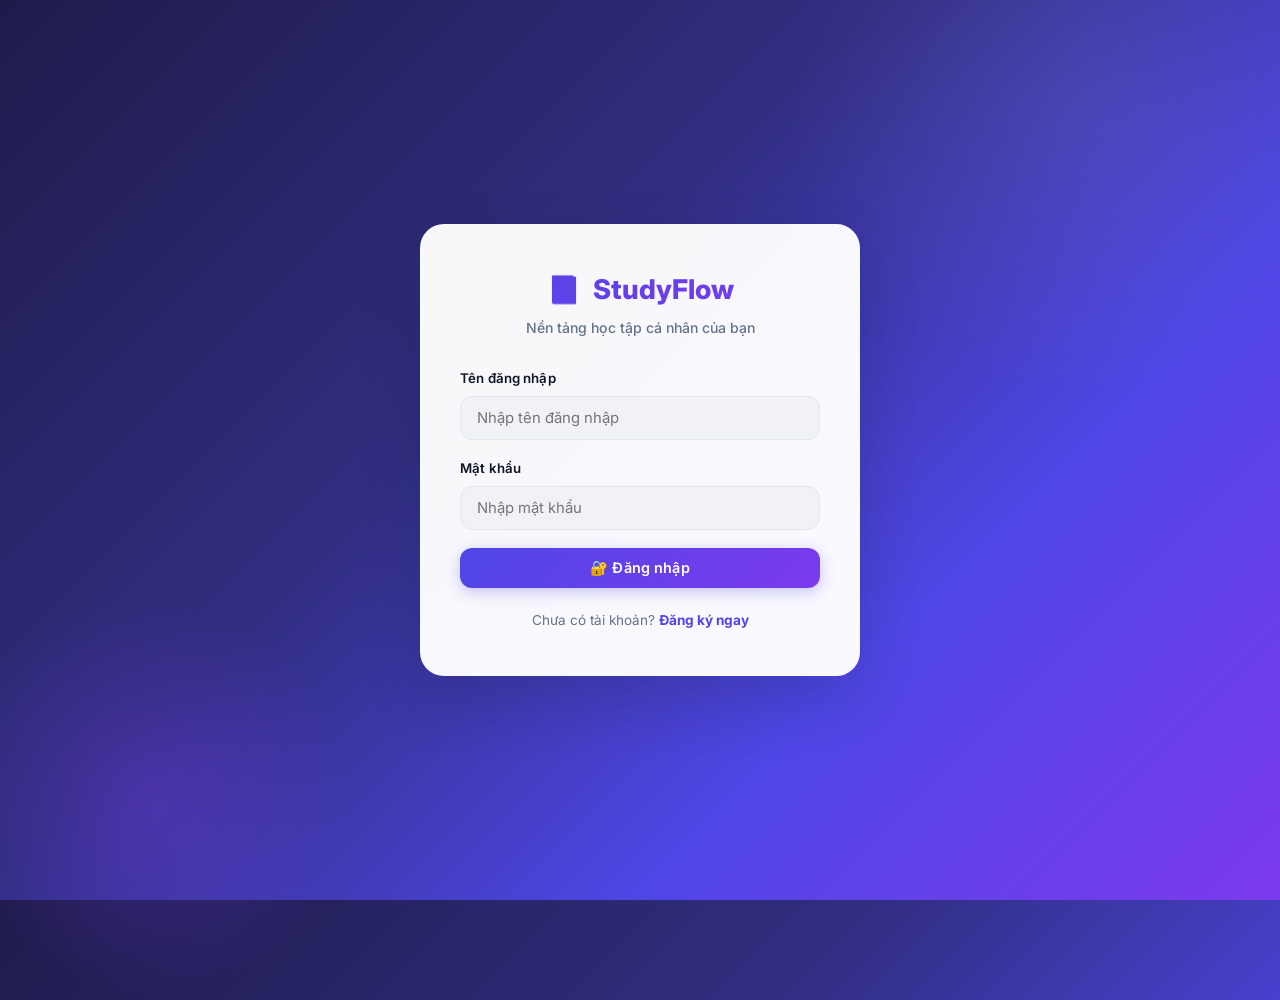
<file: tasks.html>
<!DOCTYPE html>
<html lang="vi">
<head>
  <meta charset="UTF-8" />
  <meta name="viewport" content="width=device-width, initial-scale=1.0" />
  <title>Nhiệm vụ – StudyFlow</title>
  <link rel="stylesheet" href="./assets/css/style.css" />
</head>
<body>
<div class="app-shell">
  <div id="app-layout"></div>
  <main class="main-content">
    <div class="page">
      <div class="page-header">
        <div>
          <h1>✅ Nhiệm vụ</h1>
          <p>Theo dõi và quản lý tất cả nhiệm vụ học tập</p>
        </div>
        <button class="btn btn-primary" id="addTaskBtn">➕ Thêm nhiệm vụ</button>
      </div>

      <!-- Toolbar lọc -->
      <div class="card" style="margin-bottom:18px">
        <div class="toolbar" style="flex-wrap:wrap;gap:10px">
          <input type="text" id="taskSearch" class="form-group input" placeholder="🔍 Tìm nhiệm vụ..."
            style="border:1px solid var(--border);border-radius:10px;padding:9px 14px;background:var(--bg-soft);color:var(--text);flex:1;min-width:160px">
          <select id="filterStatus" class="filter-select">
            <option value="all">Tất cả trạng thái</option>
            <option value="pending">Chưa xong</option>
            <option value="done">Đã hoàn thành</option>
          </select>
          <select id="filterPriority" class="filter-select">
            <option value="all">Tất cả ưu tiên</option>
            <option value="high">Ưu tiên cao</option>
            <option value="medium">Trung bình</option>
            <option value="low">Thấp</option>
          </select>
          <select id="filterSubject" class="filter-select"></select>
        </div>
      </div>

      <div id="taskList" class="task-list"></div>
    </div>
  </main>
</div>

<!-- Modal thêm/sửa nhiệm vụ -->
<div class="modal-overlay" id="taskModal">
  <div class="modal">
    <div class="modal-head">
      <h3 id="taskModalTitle">Thêm nhiệm vụ</h3>
      <button class="modal-close" onclick="closeTaskModal()">✕</button>
    </div>
    <form id="taskForm">
      <input type="hidden" id="taskId">
      <div class="form-group">
        <label>Tiêu đề *</label>
        <input type="text" id="taskTitle" placeholder="VD: Ôn tập chương 3" required>
      </div>
      <div class="form-group">
        <label>Mô tả</label>
        <textarea id="taskDesc" placeholder="Chi tiết nhiệm vụ..." rows="3"
          style="width:100%;border:1px solid var(--border);border-radius:10px;padding:11px 14px;background:var(--bg-soft);color:var(--text);resize:vertical;outline:none"></textarea>
      </div>
      <div class="form-group">
        <label>Môn học</label>
        <select id="taskSubject" class="filter-select" style="width:100%"></select>
      </div>
      <div class="form-group">
        <label>Ưu tiên</label>
        <select id="taskPriority" class="filter-select" style="width:100%">
          <option value="high">🔴 Cao</option>
          <option value="medium" selected>🟡 Trung bình</option>
          <option value="low">🔵 Thấp</option>
        </select>
      </div>
      <div class="form-group">
        <label>Deadline</label>
        <input type="datetime-local" id="taskDeadline"
          style="width:100%;border:1px solid var(--border);border-radius:10px;padding:11px 14px;background:var(--bg-soft);color:var(--text);outline:none">
      </div>
      <div class="modal-actions">
        <button type="button" class="btn btn-outline" onclick="closeTaskModal()">Hủy</button>
        <button type="submit" class="btn btn-primary" style="width:auto">💾 Lưu</button>
      </div>
    </form>
  </div>
</div>

<script src="./assets/js/auth.js"></script>
<script src="./assets/js/script.js"></script>
<script src="./assets/js/subjects.js"></script>
<script src="./assets/js/tasks.js"></script>
<script>initAppPage("tasks");</script>
</body>
</html>
</file>
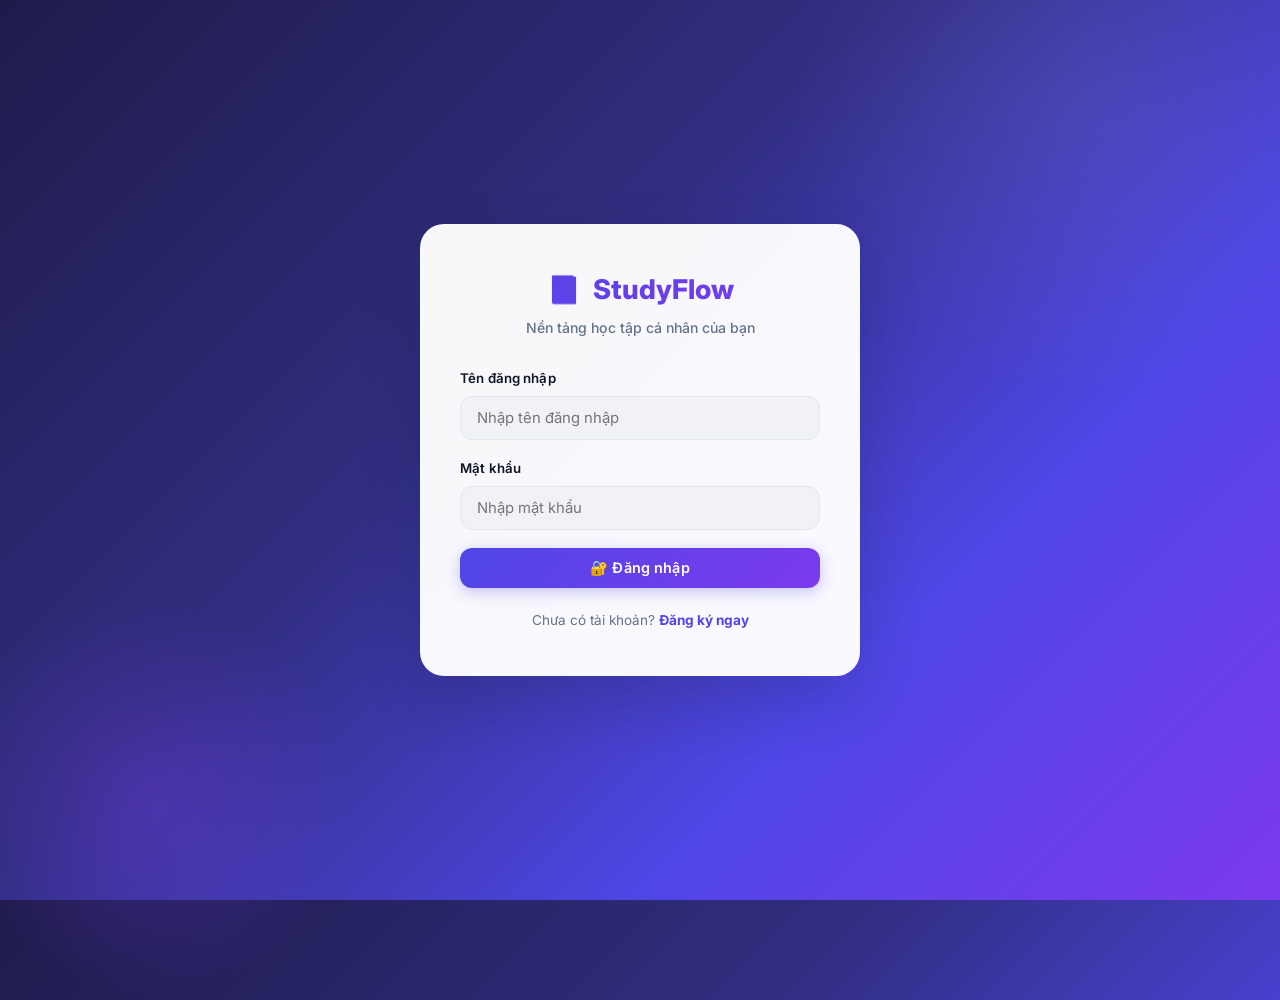
<file: timer.html>
<!DOCTYPE html>
<html lang="vi">
<head>
  <meta charset="UTF-8" />
  <meta name="viewport" content="width=device-width, initial-scale=1.0" />
  <title>Pomodoro – StudyFlow</title>
  <link rel="stylesheet" href="./assets/css/style.css" />
</head>
<body>
<div class="app-shell">
  <div id="app-layout"></div>
  <main class="main-content">
    <div class="page">
      <div class="page-header">
        <div>
          <h1>⏱️ Pomodoro Timer</h1>
          <p>Tăng hiệu suất học tập với kỹ thuật Pomodoro</p>
        </div>
      </div>

      <div class="grid grid-2" style="align-items:start">
        <!-- Timer -->
        <div class="card" style="text-align:center">
          <div class="timer-modes">
            <button class="timer-mode-btn active" data-mode="pomodoro">🍅 Tập trung (25p)</button>
            <button class="timer-mode-btn" data-mode="short">☕ Nghỉ ngắn (5p)</button>
            <button class="timer-mode-btn" data-mode="long">🛌 Nghỉ dài (15p)</button>
          </div>

          <div class="timer-wrap">
            <div class="timer-ring">
              <svg viewBox="0 0 280 280">
                <circle class="ring-bg" cx="140" cy="140" r="130" />
                <circle class="ring-progress" id="ringProgress" cx="140" cy="140" r="130"
                  stroke-dasharray="816.81" stroke-dashoffset="0" />
              </svg>
              <div class="timer-display">
                <div class="time" id="timerTime">25:00</div>
                <div class="mode" id="timerModeLabel">TẬP TRUNG</div>
              </div>
            </div>

            <div class="timer-controls">
              <button class="btn btn-primary" id="startBtn">▶️ Bắt đầu</button>
              <button class="btn btn-outline" id="resetBtn">🔄 Đặt lại</button>
            </div>
          </div>
        </div>

        <!-- Stats + Tips -->
        <div style="display:flex;flex-direction:column;gap:18px">
          <div class="card">
            <div class="section-title" style="margin-top:0">📊 Thống kê hôm nay</div>
            <div class="timer-stats">
              <div>
                <div class="ts-num" id="statSessions">0</div>
                <div class="ts-label">Phiên hoàn thành</div>
              </div>
              <div>
                <div class="ts-num" id="statMinutes">0</div>
                <div class="ts-label">Phút tập trung</div>
              </div>
            </div>
          </div>

          <div class="card">
            <div class="section-title" style="margin-top:0">💡 Kỹ thuật Pomodoro</div>
            <div style="font-size:.86rem;color:var(--text-soft);line-height:1.7">
              <p>1️⃣ Chọn nhiệm vụ cần làm</p>
              <p>2️⃣ Đặt bộ đếm <b>25 phút</b></p>
              <p>3️⃣ Làm việc cho đến khi hết giờ</p>
              <p>4️⃣ Nghỉ <b>5 phút</b></p>
              <p>5️⃣ Cứ 4 pomodoro nghỉ <b>15 phút</b></p>
            </div>
          </div>

          <div class="card">
            <div class="section-title" style="margin-top:0">🎯 Nhiệm vụ đang làm</div>
            <div id="timerTaskList" style="font-size:.86rem"></div>
            <a href="./tasks.html" style="font-size:.82rem;color:var(--primary)">Quản lý nhiệm vụ →</a>
          </div>
        </div>
      </div>
    </div>
  </main>
</div>

<script src="./assets/js/auth.js"></script>
<script src="./assets/js/script.js"></script>
<script src="./assets/js/timer.js"></script>
<script>
  initAppPage("timer");
  // Show pending tasks
  const tasks = getUserData("tasks", []).filter(t => !t.done).slice(0, 5);
  document.getElementById("timerTaskList").innerHTML = tasks.length
    ? tasks.map(t => `<div style="padding:8px 0;border-bottom:1px solid var(--border)">• ${escapeHtml(t.title)}</div>`).join("")
    : `<p style="color:var(--text-soft)">Không có nhiệm vụ đang chờ 🎉</p>`;
</script>
</body>
</html>
</file>
<file: assets/css/style.css>
/* ===========================================================
   StudyFlow - style.css  v2.0 (Redesign)
   =========================================================== */

@import url('https://fonts.googleapis.com/css2?family=Inter:wght@300;400;500;600;700;800;900&display=swap');

:root {
  --bg:          #f0f2f8;
  --bg-soft:     #ffffff;
  --card:        #ffffff;
  --text:        #0f1623;
  --text-soft:   #64748b;
  --text-muted:  #94a3b8;
  --border:      #e2e8f0;
  --primary:     #4f46e5;
  --primary-2:   #7c3aed;
  --primary-soft:#eef2ff;
  --primary-dark:#3730a3;
  --success:     #10b981;
  --warning:     #f59e0b;
  --danger:      #ef4444;
  --info:        #0ea5e9;
  --sidebar-w:   260px;
  --header-h:    68px;
  --radius:      14px;
  --radius-sm:   8px;
  --shadow-sm:   0 1px 3px rgba(15,22,36,.06), 0 1px 2px rgba(15,22,36,.04);
  --shadow:      0 4px 16px rgba(15,22,36,.07);
  --shadow-lg:   0 12px 40px rgba(15,22,36,.12);
  --shadow-xl:   0 24px 60px rgba(15,22,36,.16);
  --grad-primary: linear-gradient(135deg,#4f46e5 0%,#7c3aed 100%);
  --grad-success: linear-gradient(135deg,#10b981 0%,#059669 100%);
  --grad-warning: linear-gradient(135deg,#f59e0b 0%,#d97706 100%);
  --grad-info:    linear-gradient(135deg,#0ea5e9 0%,#0284c7 100%);
  --grad-danger:  linear-gradient(135deg,#ef4444 0%,#dc2626 100%);
}

[data-theme="dark"] {
  --bg:          #0b0e18;
  --bg-soft:     #131724;
  --card:        #181d2e;
  --text:        #e8eaf4;
  --text-soft:   #8892a4;
  --text-muted:  #556070;
  --border:      #1f2640;
  --primary:     #6366f1;
  --primary-2:   #8b5cf6;
  --primary-soft:#1a1f3a;
  --primary-dark:#818cf8;
  --shadow-sm:   0 1px 3px rgba(0,0,0,.4);
  --shadow:      0 4px 16px rgba(0,0,0,.4);
  --shadow-lg:   0 12px 40px rgba(0,0,0,.5);
}

*, *::before, *::after { box-sizing: border-box; margin: 0; padding: 0; }

html { font-size: 16px; scroll-behavior: smooth; }

body {
  font-family: 'Inter', system-ui, -apple-system, sans-serif;
  background: var(--bg);
  color: var(--text);
  min-height: 100vh;
  line-height: 1.6;
  transition: background .25s, color .25s;
  -webkit-font-smoothing: antialiased;
}

a { color: inherit; text-decoration: none; }
ul { list-style: none; }
button { font-family: inherit; cursor: pointer; transition: .15s; }
input, select, textarea { font-family: inherit; }
img { max-width: 100%; display: block; }

::-webkit-scrollbar { width: 6px; height: 6px; }
::-webkit-scrollbar-track { background: transparent; }
::-webkit-scrollbar-thumb { background: var(--border); border-radius: 6px; }

/* ─── Auth Pages ─────────────────────────────────────────── */
.auth-page {
  min-height: 100vh;
  display: flex;
  align-items: center;
  justify-content: center;
  background: linear-gradient(135deg,#1e1b4b 0%,#312e81 40%,#4f46e5 70%,#7c3aed 100%);
  padding: 20px;
  position: relative;
  overflow: hidden;
}

.auth-page::before {
  content: '';
  position: absolute;
  width: 600px; height: 600px;
  background: radial-gradient(circle, rgba(255,255,255,.06) 0%, transparent 70%);
  top: -200px; right: -100px;
  border-radius: 50%;
}
.auth-page::after {
  content: '';
  position: absolute;
  width: 400px; height: 400px;
  background: radial-gradient(circle, rgba(124,58,237,.3) 0%, transparent 70%);
  bottom: -100px; left: -50px;
  border-radius: 50%;
}

.auth-box {
  background: rgba(255,255,255,.97);
  backdrop-filter: blur(20px);
  width: 100%;
  max-width: 440px;
  border-radius: 24px;
  padding: 44px 40px;
  box-shadow: var(--shadow-xl);
  position: relative;
  z-index: 1;
}

[data-theme="dark"] .auth-box {
  background: rgba(24,29,46,.97);
}

.auth-logo {
  display: flex;
  align-items: center;
  gap: 12px;
  justify-content: center;
  margin-bottom: 6px;
  font-size: 1.7rem;
  font-weight: 800;
  background: var(--grad-primary);
  -webkit-background-clip: text;
  -webkit-text-fill-color: transparent;
  background-clip: text;
}
.auth-logo .logo-icon {
  width: 48px; height: 48px;
  background: var(--grad-primary);
  border-radius: 14px;
  display: flex; align-items: center; justify-content: center;
  font-size: 1.5rem;
  -webkit-text-fill-color: initial;
  box-shadow: 0 8px 20px rgba(79,70,229,.35);
}
.auth-sub {
  text-align: center;
  color: var(--text-soft);
  font-size: .88rem;
  margin-bottom: 28px;
  font-weight: 500;
}
.form-group { margin-bottom: 18px; }
.form-group label {
  display: block;
  font-size: .83rem;
  font-weight: 600;
  margin-bottom: 7px;
  color: var(--text);
  letter-spacing: .01em;
}
.form-group input {
  width: 100%;
  padding: 12px 16px;
  border: 1.5px solid var(--border);
  border-radius: 12px;
  background: var(--bg);
  color: var(--text);
  font-size: .93rem;
  outline: none;
  transition: border-color .2s, box-shadow .2s;
}
.form-group input:focus {
  border-color: var(--primary);
  box-shadow: 0 0 0 4px rgba(79,70,229,.12);
}
.form-hint { font-size: .76rem; color: var(--text-muted); margin-top: 5px; }
.form-error {
  background: #fff1f2;
  border: 1px solid #fecdd3;
  color: #be123c;
  padding: 11px 14px;
  border-radius: 10px;
  font-size: .84rem;
  margin-bottom: 16px;
  display: none;
  align-items: center;
  gap: 8px;
}
[data-theme="dark"] .form-error { background: #3f0f1a; border-color: #7f1d1d; color: #fca5a5; }
.form-error.show { display: flex; }
.form-error::before { content: '⚠️'; }

/* ─── Buttons ─────────────────────────────────────────────── */
.btn {
  display: inline-flex;
  align-items: center;
  justify-content: center;
  gap: 7px;
  padding: 11px 20px;
  border: none;
  border-radius: 12px;
  font-weight: 600;
  font-size: .9rem;
  cursor: pointer;
  transition: all .2s cubic-bezier(.4,0,.2,1);
  letter-spacing: .01em;
  position: relative;
  overflow: hidden;
}
.btn:active { transform: scale(.97); }

.btn-primary {
  background: var(--grad-primary);
  color: #fff;
  width: 100%;
  box-shadow: 0 4px 15px rgba(79,70,229,.3);
}
.btn-primary:hover { box-shadow: 0 6px 20px rgba(79,70,229,.45); transform: translateY(-1px); }

.btn-block { width: 100%; }
.btn-secondary { background: var(--primary-soft); color: var(--primary); }
.btn-secondary:hover { background: var(--primary); color: #fff; }
.btn-danger { background: var(--grad-danger); color: #fff; box-shadow: 0 4px 12px rgba(239,68,68,.25); }
.btn-danger:hover { box-shadow: 0 6px 18px rgba(239,68,68,.4); transform: translateY(-1px); }
.btn-outline { background: transparent; border: 1.5px solid var(--border); color: var(--text); }
.btn-outline:hover { border-color: var(--primary); color: var(--primary); background: var(--primary-soft); }
.btn-sm { padding: 7px 14px; font-size: .8rem; border-radius: 9px; }
.btn-icon {
  width: 40px; height: 40px;
  border-radius: 11px; border: 1.5px solid var(--border);
  background: var(--card); color: var(--text);
  display: flex; align-items: center; justify-content: center;
  font-size: 1.05rem;
}
.btn-icon:hover { border-color: var(--primary); color: var(--primary); background: var(--primary-soft); }

.auth-footer {
  text-align: center;
  margin-top: 22px;
  font-size: .85rem;
  color: var(--text-soft);
}
.auth-footer a { color: var(--primary); font-weight: 700; }
.auth-footer a:hover { text-decoration: underline; }

/* ─── App Shell ───────────────────────────────────────────── */
.app-shell { display: flex; min-height: 100vh; }

/* ─── Sidebar ─────────────────────────────────────────────── */
.sidebar {
  width: var(--sidebar-w);
  background: linear-gradient(180deg, #1e1b4b 0%, #312e81 50%, #1e1b4b 100%);
  position: fixed;
  top: 0; left: 0; bottom: 0;
  display: flex;
  flex-direction: column;
  z-index: 100;
  transition: transform .3s cubic-bezier(.4,0,.2,1);
  box-shadow: 4px 0 24px rgba(0,0,0,.15);
}

.sidebar-logo {
  display: flex;
  align-items: center;
  gap: 12px;
  padding: 24px 20px;
  font-size: 1.25rem;
  font-weight: 800;
  color: #fff;
  border-bottom: 1px solid rgba(255,255,255,.1);
}
.sidebar-logo .logo-icon-sm {
  width: 40px; height: 40px;
  background: rgba(255,255,255,.15);
  border-radius: 12px;
  display: flex; align-items: center; justify-content: center;
  font-size: 1.2rem;
  backdrop-filter: blur(10px);
}

.sidebar-nav { flex: 1; overflow-y: auto; padding: 16px 12px; }
.sidebar-nav::-webkit-scrollbar { width: 0; }

.sidebar-section-label {
  font-size: .68rem;
  font-weight: 700;
  text-transform: uppercase;
  letter-spacing: .1em;
  color: rgba(255,255,255,.35);
  padding: 16px 12px 6px;
}

.sidebar-nav a {
  display: flex;
  align-items: center;
  gap: 12px;
  padding: 11px 14px;
  border-radius: 12px;
  color: rgba(255,255,255,.65);
  font-size: .88rem;
  font-weight: 500;
  margin-bottom: 2px;
  transition: all .2s;
  position: relative;
}
.sidebar-nav a:hover {
  background: rgba(255,255,255,.1);
  color: #fff;
  transform: translateX(2px);
}
.sidebar-nav a.active {
  background: rgba(255,255,255,.15);
  color: #fff;
  font-weight: 700;
  box-shadow: 0 2px 12px rgba(0,0,0,.2);
}
.sidebar-nav a.active::before {
  content: '';
  position: absolute;
  left: 0; top: 20%; bottom: 20%;
  width: 3px;
  background: #a5b4fc;
  border-radius: 0 3px 3px 0;
}
.nav-icon {
  width: 34px; height: 34px;
  border-radius: 10px;
  background: rgba(255,255,255,.08);
  display: flex; align-items: center; justify-content: center;
  font-size: 1rem;
  flex-shrink: 0;
  transition: .2s;
}
.sidebar-nav a.active .nav-icon {
  background: rgba(165,180,252,.25);
}
.sidebar-nav a:hover .nav-icon {
  background: rgba(255,255,255,.15);
}

.sidebar-footer {
  padding: 16px;
  border-top: 1px solid rgba(255,255,255,.1);
}
.sidebar-footer .btn-outline {
  border-color: rgba(255,255,255,.2);
  color: rgba(255,255,255,.7);
  background: rgba(255,255,255,.05);
  width: 100%;
}
.sidebar-footer .btn-outline:hover {
  background: rgba(239,68,68,.2);
  border-color: rgba(239,68,68,.4);
  color: #fca5a5;
}

/* ─── Main Content ────────────────────────────────────────── */
.main-content {
  margin-left: var(--sidebar-w);
  flex: 1;
  min-height: 100vh;
  width: calc(100% - var(--sidebar-w));
}

/* ─── Topbar ──────────────────────────────────────────────── */
.topbar {
  height: var(--header-h);
  background: var(--card);
  border-bottom: 1px solid var(--border);
  display: flex;
  align-items: center;
  justify-content: space-between;
  padding: 0 28px;
  position: sticky;
  top: 0;
  z-index: 50;
  gap: 16px;
  box-shadow: var(--shadow-sm);
}
.topbar-left { display: flex; align-items: center; gap: 14px; flex: 1; }
.menu-toggle { display: none; }

.search-bar {
  display: flex;
  align-items: center;
  gap: 10px;
  background: var(--bg);
  border: 1.5px solid var(--border);
  border-radius: 12px;
  padding: 9px 16px;
  max-width: 360px;
  width: 100%;
  transition: border-color .2s, box-shadow .2s;
}
.search-bar:focus-within {
  border-color: var(--primary);
  box-shadow: 0 0 0 4px rgba(79,70,229,.1);
}
.search-bar input {
  border: none; background: transparent; outline: none;
  color: var(--text); width: 100%; font-size: .87rem;
}
.search-bar input::placeholder { color: var(--text-muted); }
.search-bar .s-icon { color: var(--text-muted); font-size: .95rem; }

.topbar-right { display: flex; align-items: center; gap: 10px; }

.icon-btn {
  position: relative;
  width: 42px; height: 42px;
  border-radius: 12px;
  border: 1.5px solid var(--border);
  background: var(--bg-soft);
  color: var(--text-soft);
  display: flex; align-items: center; justify-content: center;
  font-size: 1.1rem;
  transition: all .2s;
}
.icon-btn:hover {
  border-color: var(--primary);
  color: var(--primary);
  background: var(--primary-soft);
  transform: translateY(-1px);
  box-shadow: 0 4px 12px rgba(79,70,229,.15);
}

.badge-dot {
  position: absolute; top: 7px; right: 7px;
  width: 8px; height: 8px;
  border-radius: 50%;
  background: var(--danger);
  border: 2px solid var(--card);
}

.user-chip {
  display: flex; align-items: center; gap: 10px;
  padding: 6px 14px 6px 6px;
  border-radius: 40px;
  background: var(--bg);
  border: 1.5px solid var(--border);
  cursor: pointer;
  transition: all .2s;
}
.user-chip:hover {
  border-color: var(--primary);
  background: var(--primary-soft);
  box-shadow: 0 4px 12px rgba(79,70,229,.1);
}

.avatar {
  width: 34px; height: 34px;
  border-radius: 50%;
  background: var(--grad-primary);
  color: #fff;
  display: flex; align-items: center; justify-content: center;
  font-weight: 800; font-size: .8rem; flex-shrink: 0;
  overflow: hidden;
  box-shadow: 0 2px 8px rgba(79,70,229,.3);
}
.avatar img { width: 100%; height: 100%; object-fit: cover; }
.user-chip .uname { font-size: .85rem; font-weight: 600; }

/* Notification dropdown */
.dropdown-panel {
  position: absolute;
  top: 60px; right: 28px;
  width: 340px;
  background: var(--card);
  border: 1px solid var(--border);
  border-radius: 16px;
  box-shadow: var(--shadow-xl);
  padding: 8px;
  display: none;
  z-index: 200;
  max-height: 380px;
  overflow-y: auto;
}
.dropdown-panel.show { display: block; animation: dropIn .2s ease; }
@keyframes dropIn {
  from { opacity: 0; transform: translateY(-8px); }
  to   { opacity: 1; transform: translateY(0); }
}
.dropdown-panel h4 {
  padding: 10px 12px 8px;
  font-size: .8rem;
  font-weight: 700;
  text-transform: uppercase;
  letter-spacing: .05em;
  color: var(--text-muted);
}
.notif-item {
  padding: 12px;
  border-radius: 10px;
  font-size: .83rem;
  margin-bottom: 2px;
  cursor: pointer;
}
.notif-item:hover { background: var(--bg); }
.notif-item .t { font-weight: 700; font-size: .85rem; }
.notif-item .d { color: var(--text-soft); font-size: .76rem; margin-top: 3px; }
.notif-empty { padding: 28px; text-align: center; color: var(--text-soft); font-size: .85rem; }

/* ─── Page Container ──────────────────────────────────────── */
.page { padding: 28px; }

.page-header {
  display: flex;
  align-items: flex-start;
  justify-content: space-between;
  margin-bottom: 28px;
  flex-wrap: wrap;
  gap: 14px;
}
.page-header h1 { font-size: 1.6rem; font-weight: 800; letter-spacing: -.02em; }
.page-header p { color: var(--text-soft); font-size: .88rem; margin-top: 5px; }

/* ─── Hero banner for dashboard ──────────────────────────── */
.dash-hero {
  background: var(--grad-primary);
  border-radius: 20px;
  padding: 28px 32px;
  margin-bottom: 24px;
  display: flex;
  align-items: center;
  justify-content: space-between;
  flex-wrap: wrap;
  gap: 16px;
  position: relative;
  overflow: hidden;
  box-shadow: 0 8px 30px rgba(79,70,229,.3);
}
.dash-hero::before {
  content: '';
  position: absolute;
  width: 300px; height: 300px;
  background: rgba(255,255,255,.06);
  border-radius: 50%;
  top: -100px; right: 50px;
}
.dash-hero::after {
  content: '';
  position: absolute;
  width: 200px; height: 200px;
  background: rgba(255,255,255,.04);
  border-radius: 50%;
  bottom: -80px; right: 0;
}
.dash-hero-text h2 { font-size: 1.5rem; font-weight: 800; color: #fff; }
.dash-hero-text p { color: rgba(255,255,255,.8); font-size: .88rem; margin-top: 4px; }
.dash-hero-emoji { font-size: 3.5rem; z-index: 1; }

/* ─── Grid ────────────────────────────────────────────────── */
.grid { display: grid; gap: 18px; }
.grid-4 { grid-template-columns: repeat(4,1fr); }
.grid-3 { grid-template-columns: repeat(3,1fr); }
.grid-2 { grid-template-columns: repeat(2,1fr); }
@media(max-width:1200px){ .grid-4{ grid-template-columns:repeat(2,1fr); } }
@media(max-width:900px){ .grid-3{ grid-template-columns:repeat(2,1fr); } }
@media(max-width:640px){ .grid-4,.grid-3,.grid-2{ grid-template-columns:1fr; } }

/* ─── Cards ───────────────────────────────────────────────── */
.card {
  background: var(--card);
  border: 1px solid var(--border);
  border-radius: var(--radius);
  padding: 22px;
  box-shadow: var(--shadow-sm);
  transition: box-shadow .2s, transform .2s;
}
.card:hover { box-shadow: var(--shadow); }
.card h3 { font-size: 1rem; font-weight: 700; margin-bottom: 4px; }
.card .muted { color: var(--text-soft); font-size: .82rem; }

/* Stat cards */
.stat-card {
  display: flex;
  align-items: center;
  gap: 16px;
  padding: 20px;
  cursor: default;
}
.stat-icon {
  width: 56px; height: 56px;
  border-radius: 16px;
  display: flex; align-items: center; justify-content: center;
  font-size: 1.4rem;
  flex-shrink: 0;
  box-shadow: 0 4px 12px rgba(0,0,0,.08);
}
.stat-card .num { font-size: 1.7rem; font-weight: 800; letter-spacing: -.03em; line-height: 1.1; }
.stat-card .label { font-size: .77rem; color: var(--text-soft); font-weight: 500; margin-top: 3px; }
.stat-card .trend { font-size: .75rem; font-weight: 600; margin-top: 2px; }
.trend-up { color: var(--success); }
.trend-down { color: var(--danger); }

.section-title {
  font-size: 1rem;
  font-weight: 700;
  margin: 28px 0 14px;
  display: flex;
  align-items: center;
  gap: 8px;
}
.section-title:first-child { margin-top: 0; }
.section-title::after {
  content: '';
  flex: 1;
  height: 1px;
  background: var(--border);
}

/* ─── Toolbar ─────────────────────────────────────────────── */
.toolbar { display: flex; gap: 10px; flex-wrap: wrap; align-items: center; }
.toolbar .spacer { flex: 1; }

.filter-select {
  padding: 9px 14px;
  border: 1.5px solid var(--border);
  border-radius: 11px;
  background: var(--bg-soft);
  color: var(--text);
  font-size: .85rem;
  outline: none;
  transition: border-color .2s;
  font-weight: 500;
}
.filter-select:focus { border-color: var(--primary); }
.form-group select { width: 100%; }

/* ─── Table ───────────────────────────────────────────────── */
.table-wrap { overflow-x: auto; border-radius: 10px; }
table { width: 100%; border-collapse: collapse; font-size: .87rem; }
thead tr { background: var(--bg); }
th, td { padding: 13px 16px; text-align: left; border-bottom: 1px solid var(--border); }
th { color: var(--text-soft); font-weight: 700; font-size: .74rem; text-transform: uppercase; letter-spacing: .05em; white-space: nowrap; }
tbody tr:hover { background: var(--bg); }
tr:last-child td { border-bottom: none; }

/* ─── Tags / Badges ───────────────────────────────────────── */
.tag {
  display: inline-flex; align-items: center; gap: 4px;
  padding: 3px 10px;
  border-radius: 20px;
  font-size: .73rem;
  font-weight: 700;
  letter-spacing: .01em;
  white-space: nowrap;
}
.tag-success { background: #d1fae5; color: #065f46; }
.tag-warning { background: #fef3c7; color: #92400e; }
.tag-danger  { background: #fee2e2; color: #991b1b; }
.tag-info    { background: #e0f2fe; color: #075985; }
.tag-muted   { background: var(--bg); color: var(--text-soft); }
.tag-primary { background: var(--primary-soft); color: var(--primary); }

[data-theme="dark"] .tag-success { background: #052e16; color: #4ade80; }
[data-theme="dark"] .tag-warning { background: #1c1002; color: #fbbf24; }
[data-theme="dark"] .tag-danger  { background: #2d0a0a; color: #f87171; }
[data-theme="dark"] .tag-info    { background: #042c42; color: #38bdf8; }

.color-dot { width: 10px; height: 10px; border-radius: 50%; display: inline-block; vertical-align: middle; }

/* ─── Task List ───────────────────────────────────────────── */
.task-list { display: flex; flex-direction: column; gap: 10px; }
.task-item {
  display: flex;
  align-items: center;
  gap: 14px;
  padding: 16px 18px;
  border: 1.5px solid var(--border);
  border-radius: 14px;
  background: var(--card);
  transition: all .2s;
}
.task-item:hover {
  border-color: var(--primary);
  box-shadow: 0 2px 16px rgba(79,70,229,.08);
  transform: translateY(-1px);
}
.task-item.done { opacity: .55; }
.task-item.done .task-title { text-decoration: line-through; }
.task-item input[type="checkbox"] {
  width: 20px; height: 20px;
  accent-color: var(--primary);
  flex-shrink: 0;
  border-radius: 6px;
}
.task-main { flex: 1; min-width: 0; }
.task-title { font-weight: 600; font-size: .92rem; }
.task-meta { display: flex; gap: 8px; flex-wrap: wrap; margin-top: 6px; font-size: .75rem; color: var(--text-soft); align-items: center; }
.task-actions { display: flex; gap: 6px; }
.icon-action {
  width: 34px; height: 34px;
  border: 1.5px solid var(--border);
  border-radius: 10px;
  background: var(--bg-soft);
  color: var(--text-soft);
  display: flex; align-items: center; justify-content: center;
  font-size: .9rem;
  transition: all .15s;
}
.icon-action:hover { border-color: var(--primary); color: var(--primary); background: var(--primary-soft); }

/* ─── Empty State ─────────────────────────────────────────── */
.empty-state {
  text-align: center;
  padding: 60px 20px;
  color: var(--text-soft);
}
.empty-state .e-icon {
  font-size: 3rem;
  margin-bottom: 12px;
  display: block;
  filter: grayscale(.5);
}
.empty-state h4 { color: var(--text); margin-bottom: 6px; font-size: 1.05rem; }
.empty-state p { font-size: .85rem; }

/* ─── Modal ───────────────────────────────────────────────── */
.modal-overlay {
  position: fixed; inset: 0;
  background: rgba(10,15,30,.6);
  backdrop-filter: blur(4px);
  display: none;
  align-items: center;
  justify-content: center;
  z-index: 1000;
  padding: 16px;
}
.modal-overlay.show { display: flex; animation: fadeIn .2s ease; }
@keyframes fadeIn { from { opacity: 0; } to { opacity: 1; } }

.modal {
  background: var(--card);
  border-radius: 20px;
  padding: 28px;
  width: 100%;
  max-width: 500px;
  max-height: 92vh;
  overflow-y: auto;
  box-shadow: var(--shadow-xl);
  animation: slideUp .25s cubic-bezier(.4,0,.2,1);
}
@keyframes slideUp {
  from { opacity: 0; transform: translateY(16px); }
  to   { opacity: 1; transform: translateY(0); }
}
.modal-head {
  display: flex; justify-content: space-between; align-items: center;
  margin-bottom: 22px;
  padding-bottom: 16px;
  border-bottom: 1px solid var(--border);
}
.modal-head h3 { font-size: 1.1rem; font-weight: 800; }
.modal-close {
  background: var(--bg);
  border: none;
  width: 32px; height: 32px;
  border-radius: 8px;
  color: var(--text-soft);
  font-size: 1.1rem;
  display: flex; align-items: center; justify-content: center;
}
.modal-close:hover { background: var(--danger); color: #fff; }
.modal-actions { display: flex; gap: 10px; justify-content: flex-end; margin-top: 22px; }

/* ─── Subjects ────────────────────────────────────────────── */
.subject-card {
  border-top: 4px solid var(--primary);
  position: relative;
  overflow: hidden;
}
.subject-card::before {
  content: '';
  position: absolute;
  top: -20px; right: -20px;
  width: 80px; height: 80px;
  background: currentColor;
  opacity: .04;
  border-radius: 50%;
}
.subject-card .s-name { font-weight: 800; font-size: 1.05rem; margin-bottom: 4px; }
.subject-card .s-meta { font-size: .78rem; color: var(--text-soft); margin-bottom: 14px; }
.progress-bar {
  height: 8px;
  background: var(--bg);
  border-radius: 8px;
  overflow: hidden;
}
.progress-fill {
  height: 100%;
  background: var(--grad-primary);
  border-radius: 8px;
  transition: width .6s cubic-bezier(.4,0,.2,1);
}

/* ─── Pomodoro Timer ──────────────────────────────────────── */
.timer-wrap {
  display: flex; flex-direction: column;
  align-items: center; justify-content: center;
  padding: 30px 10px;
}
.timer-ring { position: relative; width: 280px; height: 280px; display: flex; align-items: center; justify-content: center; }
.timer-ring svg { transform: rotate(-90deg); width: 280px; height: 280px; }
.timer-ring circle { fill: none; stroke-width: 12; }
.ring-bg { stroke: var(--border); }
.ring-progress { stroke: url(#ringGrad); stroke-linecap: round; transition: stroke-dashoffset 1s linear; }
.timer-display { position: absolute; text-align: center; }
.timer-display .time { font-size: 2.8rem; font-weight: 900; letter-spacing: -.04em; }
.timer-display .mode { font-size: .8rem; color: var(--text-soft); font-weight: 700; text-transform: uppercase; letter-spacing: .1em; margin-top: 4px; }
.timer-controls { display: flex; gap: 12px; margin-top: 28px; }
.timer-controls .btn { padding: 12px 28px; border-radius: 50px; }
.timer-modes { display: flex; gap: 8px; margin-top: 20px; flex-wrap: wrap; justify-content: center; }
.timer-mode-btn {
  padding: 8px 18px;
  border-radius: 40px;
  border: 1.5px solid var(--border);
  background: var(--bg-soft);
  color: var(--text-soft);
  font-size: .81rem;
  font-weight: 600;
  transition: all .2s;
}
.timer-mode-btn:hover { border-color: var(--primary); color: var(--primary); }
.timer-mode-btn.active {
  background: var(--grad-primary);
  color: #fff;
  border-color: transparent;
  box-shadow: 0 4px 14px rgba(79,70,229,.3);
}
.timer-stats { display: flex; gap: 40px; margin-top: 24px; justify-content: center; }
.timer-stats .ts-num { font-size: 1.6rem; font-weight: 900; text-align: center; color: var(--primary); }
.timer-stats .ts-label { font-size: .74rem; color: var(--text-soft); text-align: center; font-weight: 500; }

/* ─── Calendar ────────────────────────────────────────────── */
.calendar-grid { display: grid; grid-template-columns: repeat(7,1fr); gap: 6px; }
.cal-dow {
  text-align: center;
  font-size: .72rem;
  font-weight: 700;
  color: var(--text-muted);
  padding: 8px 0;
  text-transform: uppercase;
  letter-spacing: .04em;
}
.cal-cell {
  min-height: 90px;
  border: 1.5px solid var(--border);
  border-radius: 12px;
  padding: 8px;
  background: var(--card);
  font-size: .78rem;
  cursor: pointer;
  transition: all .2s;
}
.cal-cell:hover { border-color: var(--primary); background: var(--primary-soft); }
.cal-cell.other-month { opacity: .3; }
.cal-cell.today {
  border-color: var(--primary);
  border-width: 2px;
  background: var(--primary-soft);
}
.cal-cell .cd-num {
  font-weight: 800;
  font-size: .85rem;
  margin-bottom: 5px;
  width: 26px; height: 26px;
  display: flex; align-items: center; justify-content: center;
  border-radius: 50%;
}
.cal-cell.today .cd-num {
  background: var(--primary);
  color: #fff;
}
.cal-event {
  border-radius: 6px;
  padding: 2px 6px;
  font-size: .66rem;
  font-weight: 600;
  margin-bottom: 3px;
  white-space: nowrap;
  overflow: hidden;
  text-overflow: ellipsis;
}

/* ─── Notes ───────────────────────────────────────────────── */
.notes-layout { display: grid; grid-template-columns: 280px 1fr; gap: 18px; }
@media(max-width:900px){ .notes-layout{ grid-template-columns:1fr; } }
.note-card {
  border: 1.5px solid var(--border);
  border-radius: 14px;
  padding: 16px;
  background: var(--card);
  cursor: pointer;
  margin-bottom: 10px;
  transition: all .2s;
}
.note-card:hover { border-color: var(--primary); transform: translateX(2px); box-shadow: var(--shadow-sm); }
.note-card.active { border-color: var(--primary); background: var(--primary-soft); }
.note-card .n-title { font-weight: 700; font-size: .9rem; margin-bottom: 5px; }
.note-card .n-preview {
  font-size: .78rem;
  color: var(--text-soft);
  display: -webkit-box;
  -webkit-line-clamp: 2;
  -webkit-box-orient: vertical;
  overflow: hidden;
  line-height: 1.5;
}
.note-card .n-date { font-size: .7rem; color: var(--text-muted); margin-top: 8px; }
.note-editor textarea {
  width: 100%;
  min-height: 420px;
  border: 1.5px solid var(--border);
  border-radius: 12px;
  background: var(--bg-soft);
  color: var(--text);
  padding: 18px;
  font-size: .92rem;
  resize: vertical;
  outline: none;
  line-height: 1.7;
  transition: border-color .2s;
}
.note-editor textarea:focus { border-color: var(--primary); }
.note-editor input[type="text"] {
  width: 100%;
  font-size: 1.3rem;
  font-weight: 800;
  border: none;
  background: transparent;
  color: var(--text);
  outline: none;
  margin-bottom: 12px;
  letter-spacing: -.01em;
}

/* ─── Profile ─────────────────────────────────────────────── */
.profile-head { display: flex; align-items: center; gap: 20px; flex-wrap: wrap; }
.profile-avatar-big {
  width: 96px; height: 96px;
  border-radius: 50%;
  background: var(--grad-primary);
  color: #fff;
  display: flex; align-items: center; justify-content: center;
  font-size: 2.4rem;
  font-weight: 900;
  overflow: hidden;
  flex-shrink: 0;
  box-shadow: 0 8px 24px rgba(79,70,229,.3);
}
.profile-avatar-big img { width: 100%; height: 100%; object-fit: cover; }

/* ─── Dark mode Toggle ────────────────────────────────────── */
.theme-toggle-row {
  display: flex;
  align-items: center;
  justify-content: space-between;
  padding: 14px 18px;
  border-radius: 12px;
  background: var(--bg);
  border: 1px solid var(--border);
}
.switch { position: relative; width: 46px; height: 26px; }
.switch input { opacity: 0; width: 0; height: 0; }
.slider {
  position: absolute;
  cursor: pointer;
  inset: 0;
  background: var(--border);
  border-radius: 26px;
  transition: .3s;
}
.slider:before {
  content: '';
  position: absolute;
  height: 20px; width: 20px;
  left: 3px; bottom: 3px;
  background: #fff;
  border-radius: 50%;
  transition: .3s cubic-bezier(.4,0,.2,1);
  box-shadow: 0 2px 6px rgba(0,0,0,.2);
}
input:checked + .slider { background: var(--primary); }
input:checked + .slider:before { transform: translateX(20px); }

/* ─── Toast ───────────────────────────────────────────────── */
#toast-container {
  position: fixed;
  bottom: 28px; right: 28px;
  display: flex; flex-direction: column;
  gap: 10px; z-index: 2000;
}
.toast {
  background: var(--card);
  border: 1px solid var(--border);
  border-left: 4px solid var(--primary);
  padding: 14px 18px;
  border-radius: 14px;
  box-shadow: var(--shadow-lg);
  font-size: .85rem;
  font-weight: 500;
  min-width: 260px;
  max-width: 340px;
  animation: toastIn .25s cubic-bezier(.4,0,.2,1);
  display: flex; align-items: center; gap: 10px;
}
.toast::before { font-size: 1rem; }
.toast.success { border-left-color: var(--success); }
.toast.success::before { content: '✅'; }
.toast.error { border-left-color: var(--danger); }
.toast.error::before { content: '❌'; }
.toast.default::before { content: '💡'; }
@keyframes toastIn {
  from { transform: translateX(20px) scale(.95); opacity: 0; }
  to   { transform: translateX(0) scale(1); opacity: 1; }
}

/* ─── Sidebar Overlay (mobile) ────────────────────────────── */
.sidebar-overlay {
  display: none;
  position: fixed; inset: 0;
  background: rgba(0,0,0,.5);
  backdrop-filter: blur(3px);
  z-index: 99;
}
.sidebar-overlay.show { display: block; }

/* ─── Responsive ──────────────────────────────────────────── */
@media(max-width:900px){
  .sidebar { transform: translateX(-100%); }
  .sidebar.open { transform: translateX(0); box-shadow: var(--shadow-xl); }
  .main-content { margin-left: 0; width: 100%; }
  .menu-toggle { display: flex; }
  .search-bar { max-width: 200px; }
}
@media(max-width:640px){
  .page { padding: 16px; }
  .topbar { padding: 0 16px; }
  .user-chip .uname { display: none; }
  .search-bar { display: none; }
  .dash-hero { padding: 20px; }
  .dash-hero-emoji { display: none; }
  #toast-container { bottom: 16px; right: 16px; }
}
</file>
